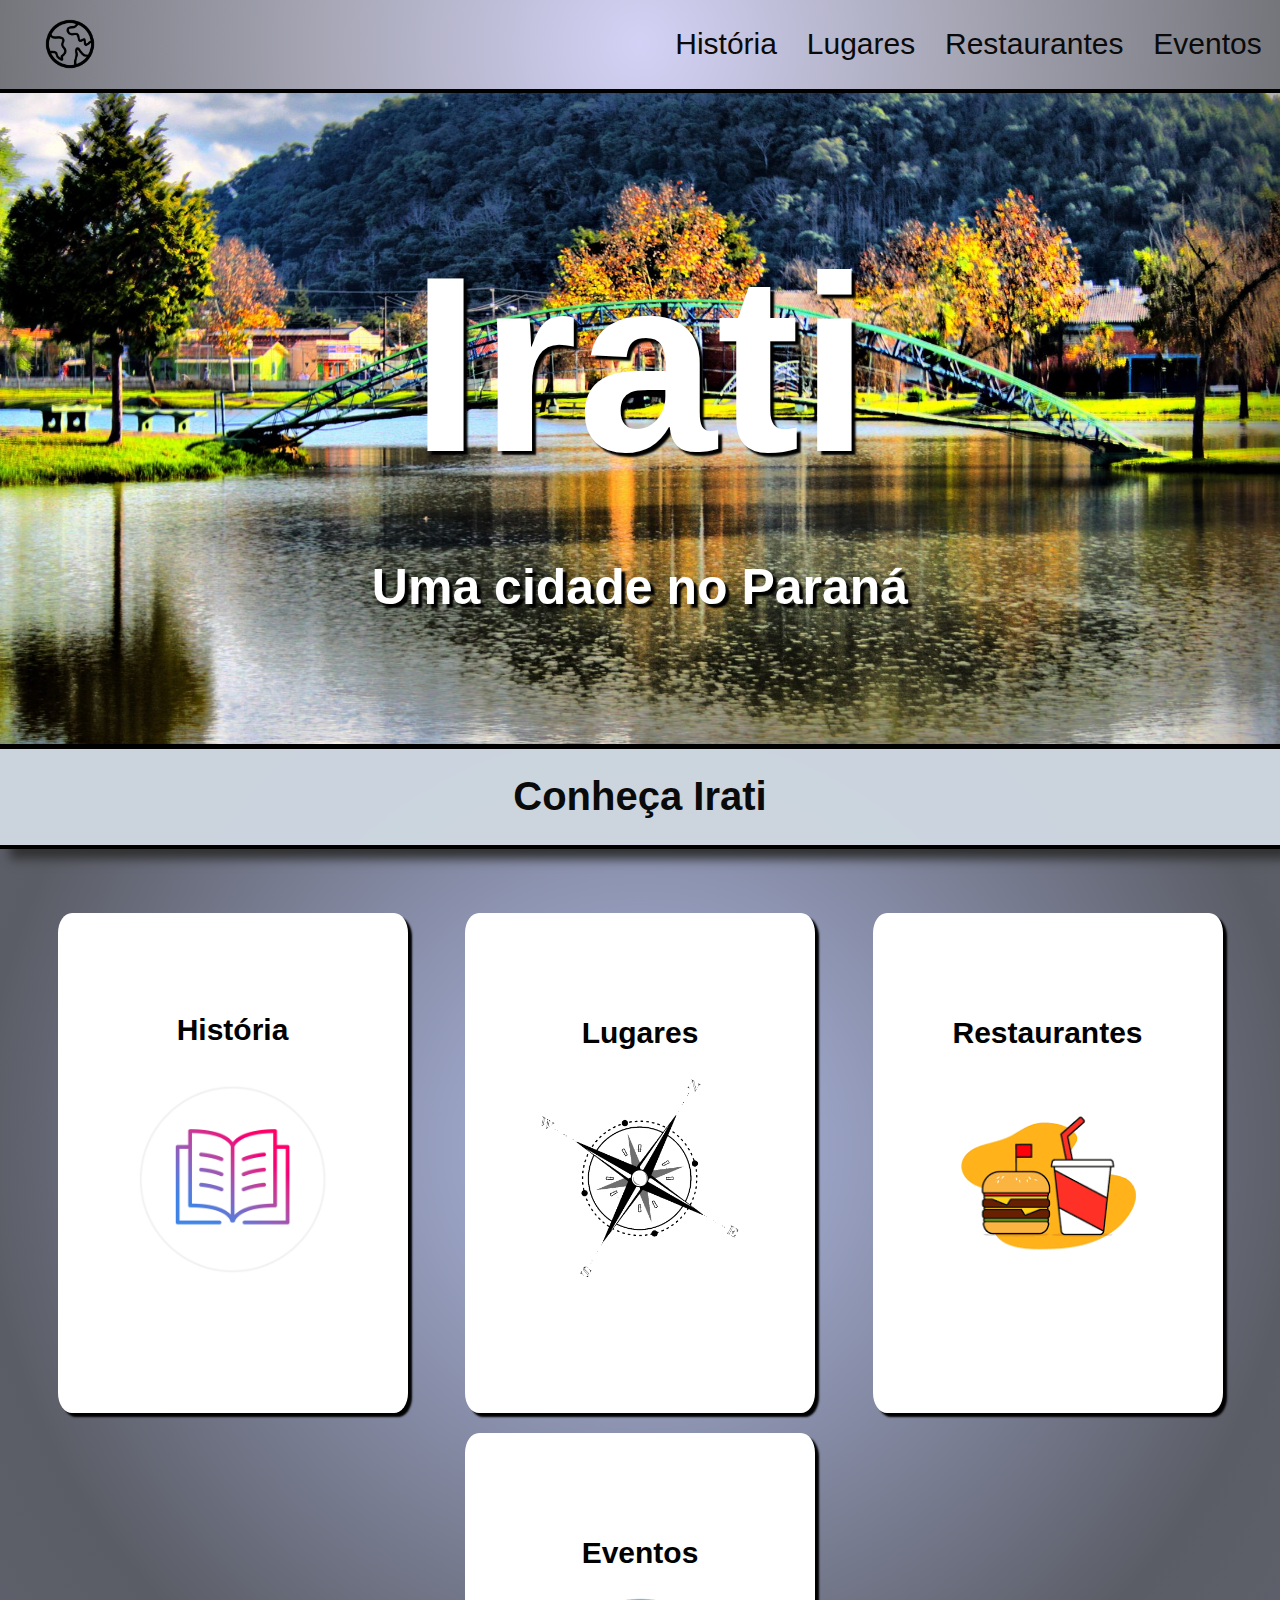
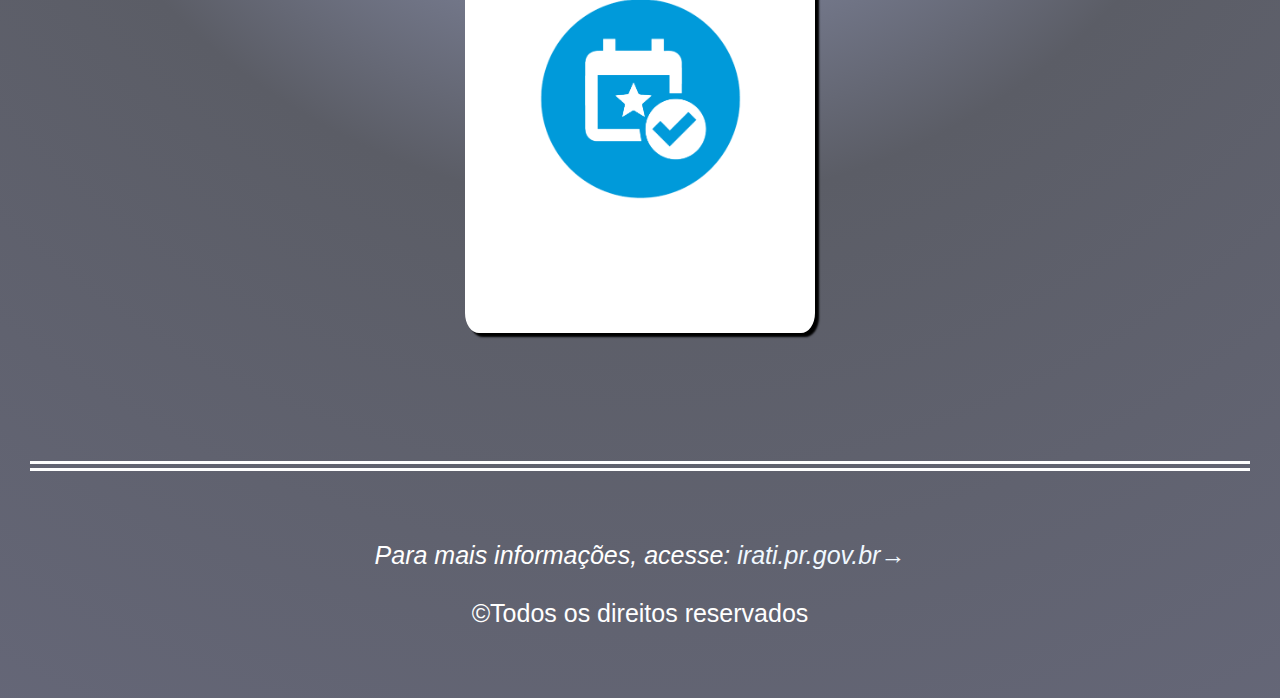
<file: index.html>
<!DOCTYPE html>
<html lang="pt-BR">
<head>
    <meta charset="UTF-8">
    <meta http-equiv="X-UA-Compatible" content="IE=edge">
    <meta name="viewport" content="width=device-width, initial-scale=1.0">
    <link rel="icon" href="">
    <title>Irati</title>
    <link rel="stylesheet" href="CSS/layout.css">
</head>
<body>

    <header class="cabecalho">
        <img class="cabecalho-imagem" src="img/logo2.png" alt="logo">
        <nav class="cabecalho-nav">
          <a href="pags/historia.html" class="cabecalho-nav-item">História</a>
          <a href="pags/lugares.html" class="cabecalho-nav-item">Lugares</a>
          <a href="pags/restaurantes.html" class="cabecalho-nav-item">Restaurantes</a>
          <a href="pags/eventos.html" class="cabecalho-nav-item">Eventos</a>
       
  
        </nav>
      </header>
  

    <main class="conteudo">
 
        <section class="conteudo-principal">

            <div class="conteudo-principal-escrito">

                <h1 class="conteudo-principal-escrito-titulo">Irati</h1>
                <h2 class="conteudo-principal-escrito-subtitulo">Uma cidade no Paraná</h2>

            </div>

        </section>
         
            <h3 class="conteudo-secundario-titulo">Conheça Irati</h3>

            <div class="conteudo-secundario-divs">

           <a href="pags/historia.html"><div class="conteudo-secundario-divs-primeira">
            <h2>História</h2>
            <img class="divs-primeira-imagem" src="img/bookicon.png">
           </div></a>

           <a href="pags/lugares.html"> <div class="conteudo-secundario-divs-segunda">
            <h2>Lugares</h2>
            <img class="divs-segunda-imagem" src="img/localicon.png">
           </div></a>

           <a href="pags/restaurantes.html"> <div class="conteudo-secundario-divs-terceira">
            <h2>Restaurantes</h2>
            <img class="divs-terceira-imagem" src="img/food2.png">
           </div></a>

           <a href="pags/eventos.html"> <div class="conteudo-secundario-divs-quarta">
            <h2>Eventos</h2>
            <img class="divs-quarta-imagem" src="img/eventicon.png">
           </div></a>

            </div>  
    
    </main>

    <footer class="rodape">
        <address>
            <p>Para mais informações, acesse: <a href="https://www.irati.pr.gov.br/site/" id="link-rodape" >irati.pr.gov.br</a></p>
        </address>
       <br>
       <p>©Todos os direitos reservados</p>
       
    </footer>
    
</body>
</html>
</file>
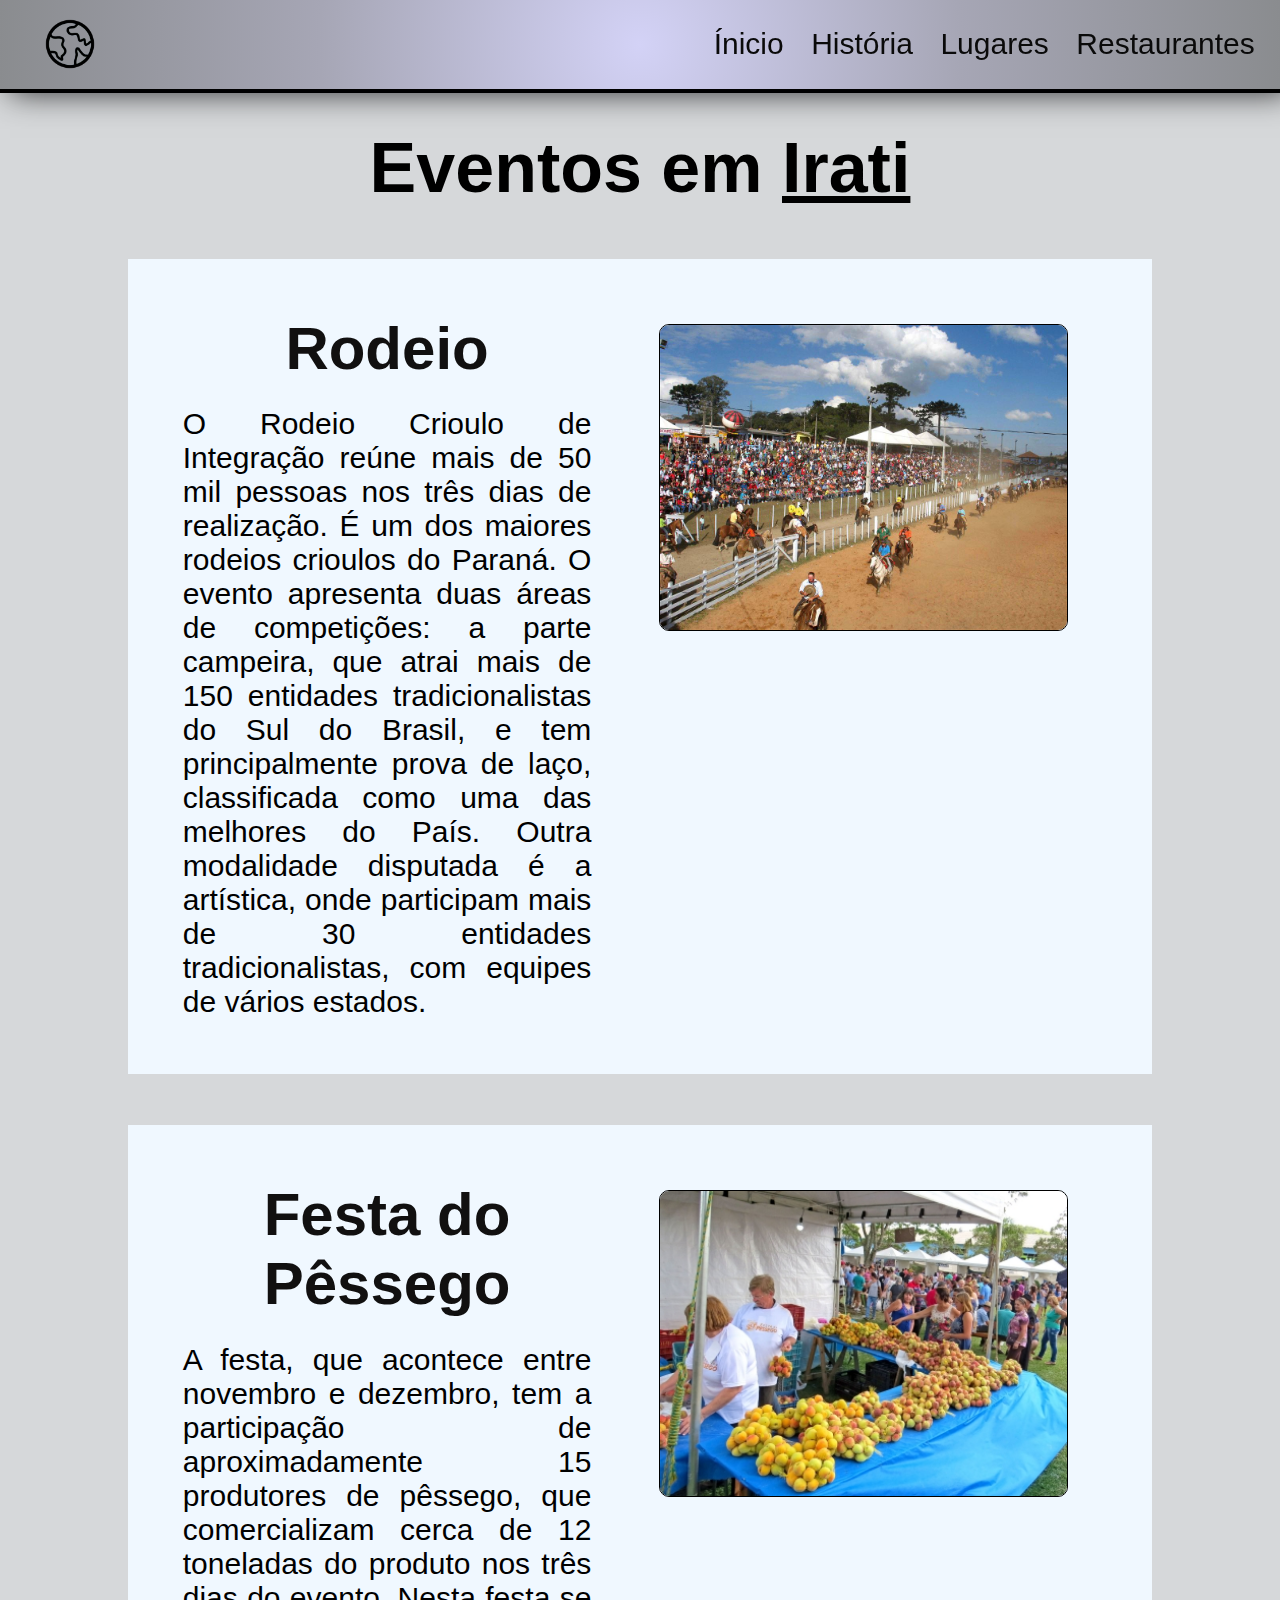
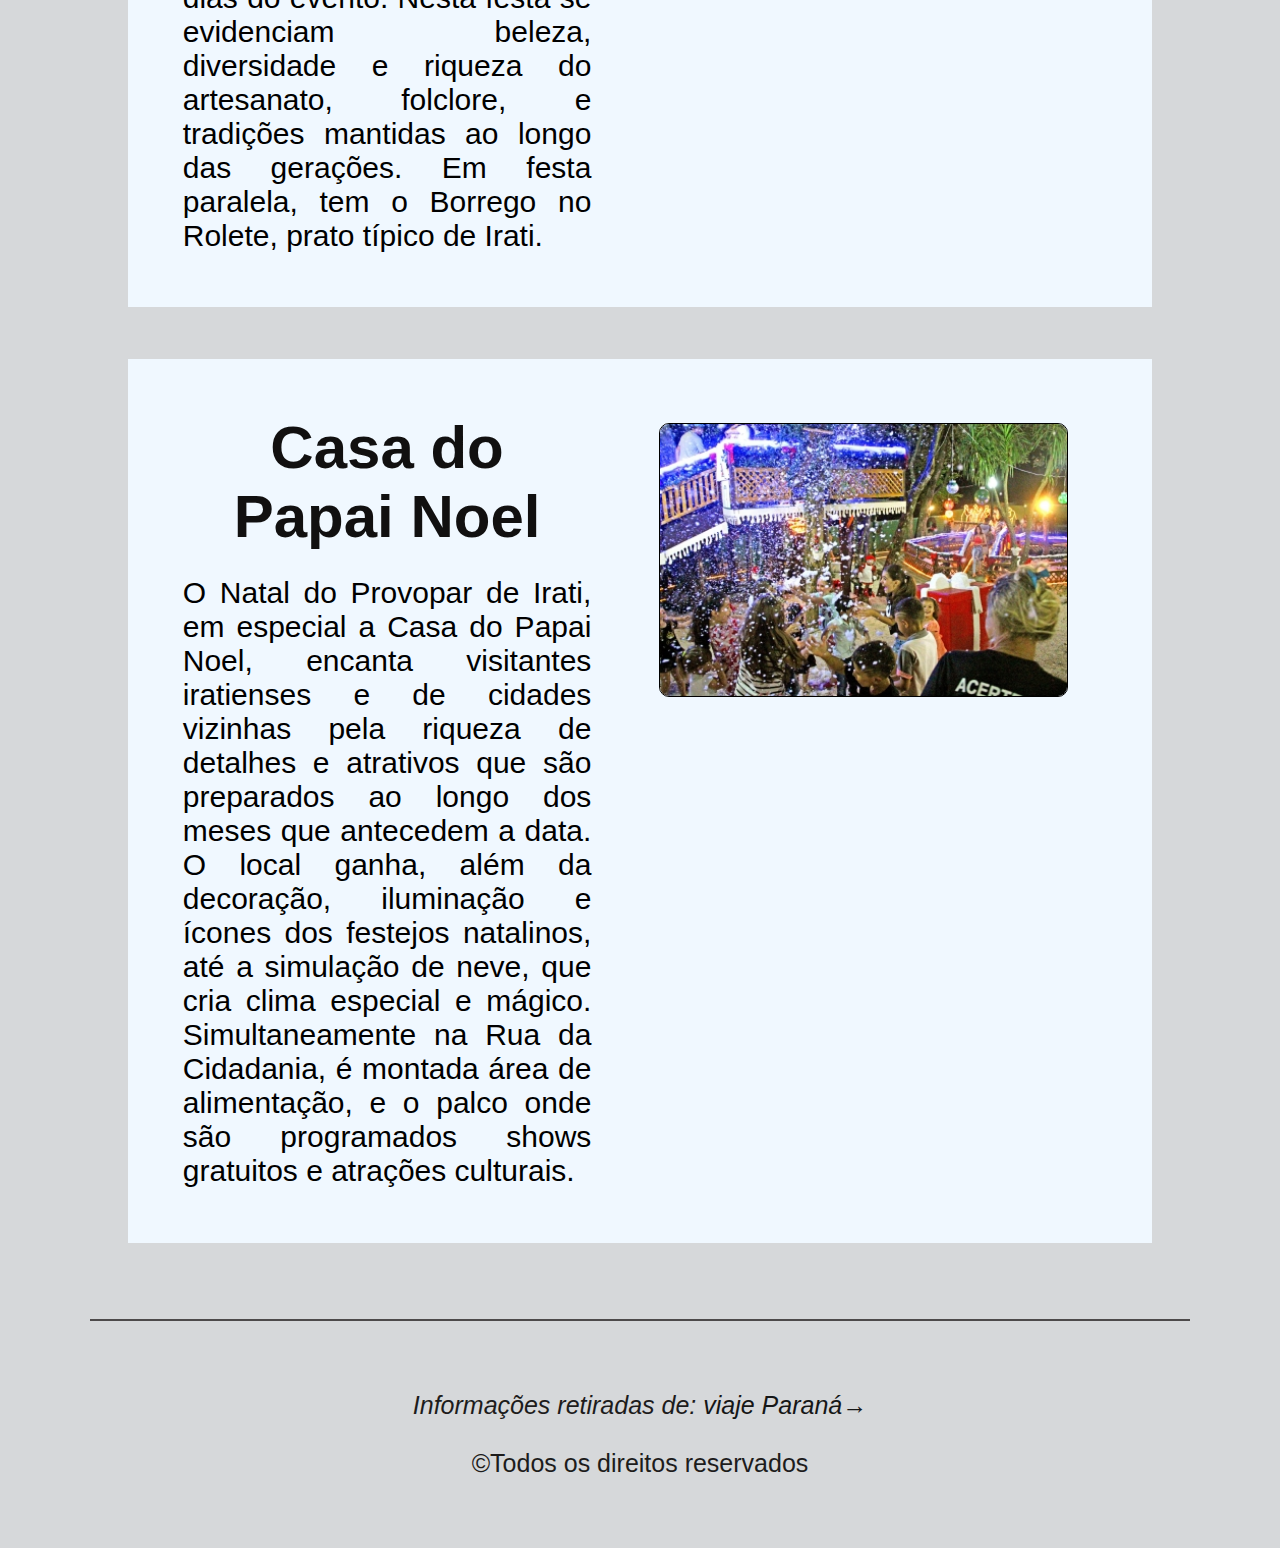
<file: eventos.html>
<!DOCTYPE html>
<html lang="pt-br">
<head>
    <meta charset="UTF-8">
    <meta http-equiv="X-UA-Compatible" content="IE=edge">
    <meta name="viewport" content="width=device-width, initial-scale=1.0">
    <title>Eventos</title>
    <link rel="stylesheet" href="CSS/layout4.css">
</head>

<body>

    <header class="cabecalho">
        <img class="cabecalho-imagem" src="img/logo2.png" alt="logo">
        <nav class="cabecalho-nav">
          <a href="index.html" class="cabecalho-nav-item">Ínicio</a>
          <a href="historia.html" class="cabecalho-nav-item">História</a>
          <a href="lugares.html" class="cabecalho-nav-item">Lugares</a>
          <a href="restaurantes.html" class="cabecalho-nav-item">Restaurantes</a>
          
       
        </nav>
      </header>

      <main id="conteudo-eventos">

        <h1 id="titulo">Eventos em <span id="irati">Irati</span></h1>

        <section class="eventos">
          <div class="evento-escrito">
            <h3 class="evento-titulo">Rodeio</h3>
            <blockquote class="evento-paragrafo" cite="https://www.viajeparana.com/Irati">O Rodeio Crioulo de Integração reúne mais de 50 mil pessoas nos três dias de realização. É um dos maiores rodeios crioulos do Paraná. O evento apresenta duas áreas de competições: a parte campeira, que atrai mais de 150 entidades tradicionalistas do Sul do Brasil, e tem principalmente prova de laço, classificada como uma das melhores do País. Outra modalidade disputada é a artística, onde participam mais de 30 entidades tradicionalistas, com equipes de vários estados.</blockquote>
          </div>
          <div id="eventoimagem">
            <img src="img/rodeio.jpg">
          </div>
        </section>

        <section class="eventos">
          <div class="evento-escrito">
            <h3 class="evento-titulo">Festa do Pêssego</h3>
            <blockquote class="evento-paragrafo" cite="https://www.viajeparana.com/Irati">A festa, que acontece entre novembro e dezembro, tem a participação de aproximadamente 15 produtores de pêssego, que comercializam cerca de 12 toneladas do produto nos três dias do evento. Nesta festa se evidenciam beleza, diversidade e riqueza do artesanato, folclore, e tradições mantidas ao longo das gerações. Em festa paralela, tem o Borrego no Rolete, prato típico de Irati.</blockquote>
          </div>
          <div class="evento-imagem">
            <img src="img/festa_do_pessego.jpg">
          </div>
        </section>

        <section class="eventos">
          <div class="evento-escrito">
            <h3 class="evento-titulo">Casa do Papai Noel</h3>
            <blockquote class="evento-paragrafo" cite="https://www.viajeparana.com/Irati">O Natal do Provopar de Irati, em especial a Casa do Papai Noel, encanta visitantes iratienses e de cidades vizinhas pela riqueza de detalhes e atrativos que são preparados ao longo dos meses que antecedem a data. O local ganha, além da decoração, iluminação e ícones dos festejos natalinos, até a simulação de neve, que cria clima especial e mágico. Simultaneamente na Rua da Cidadania, é montada área de alimentação, e o palco onde são programados shows gratuitos e atrações culturais.</blockquote>
          </div>
          <div class="evento-imagem">
            <img src="img/casa_papai_noel.jpg">
          </div>
        </section>

      </main>

      <footer class="rodape">

        <address>
          <p>Informações retiradas de: <a href="https://www.viajeparana.com/Irati" id="link-rodape" >viaje Paraná</a></p>
      </address>
     <br>
        <p>©Todos os direitos reservados</p>
        
     </footer>

</body>

</html>
</file>
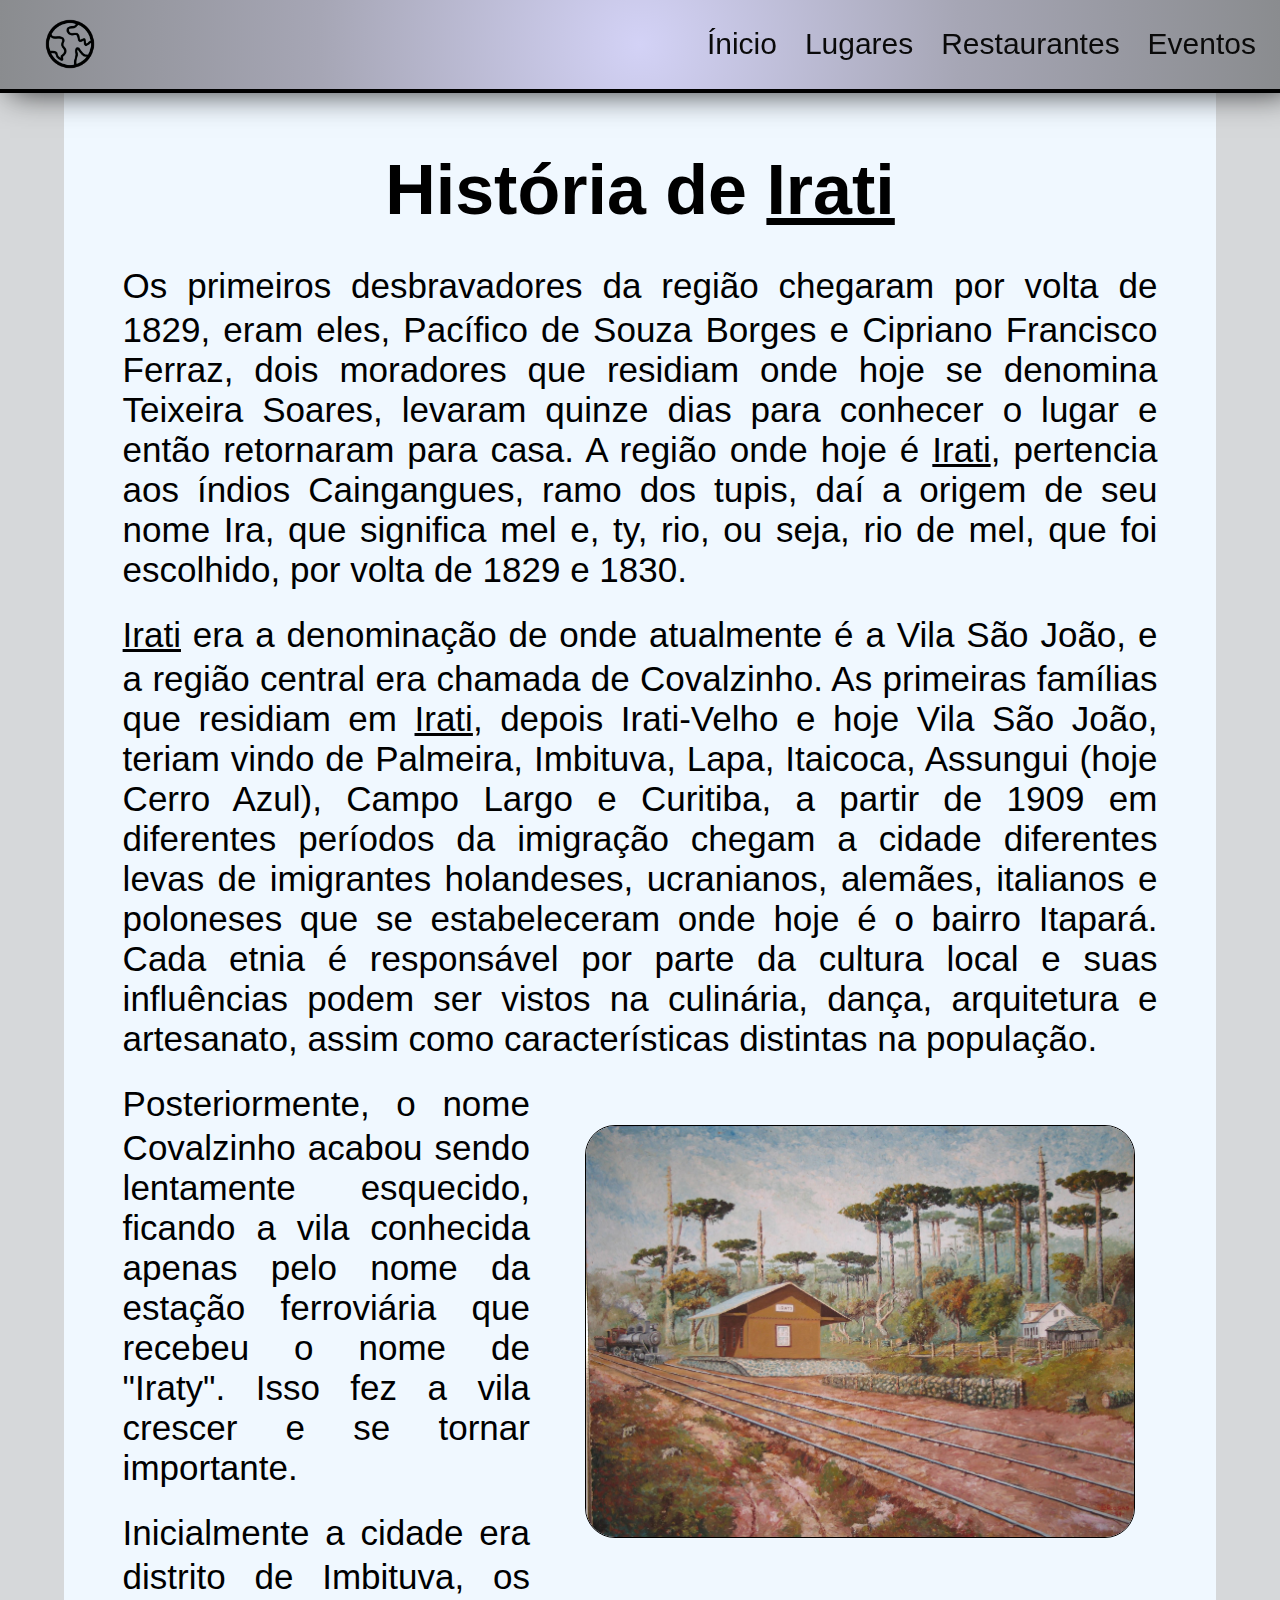
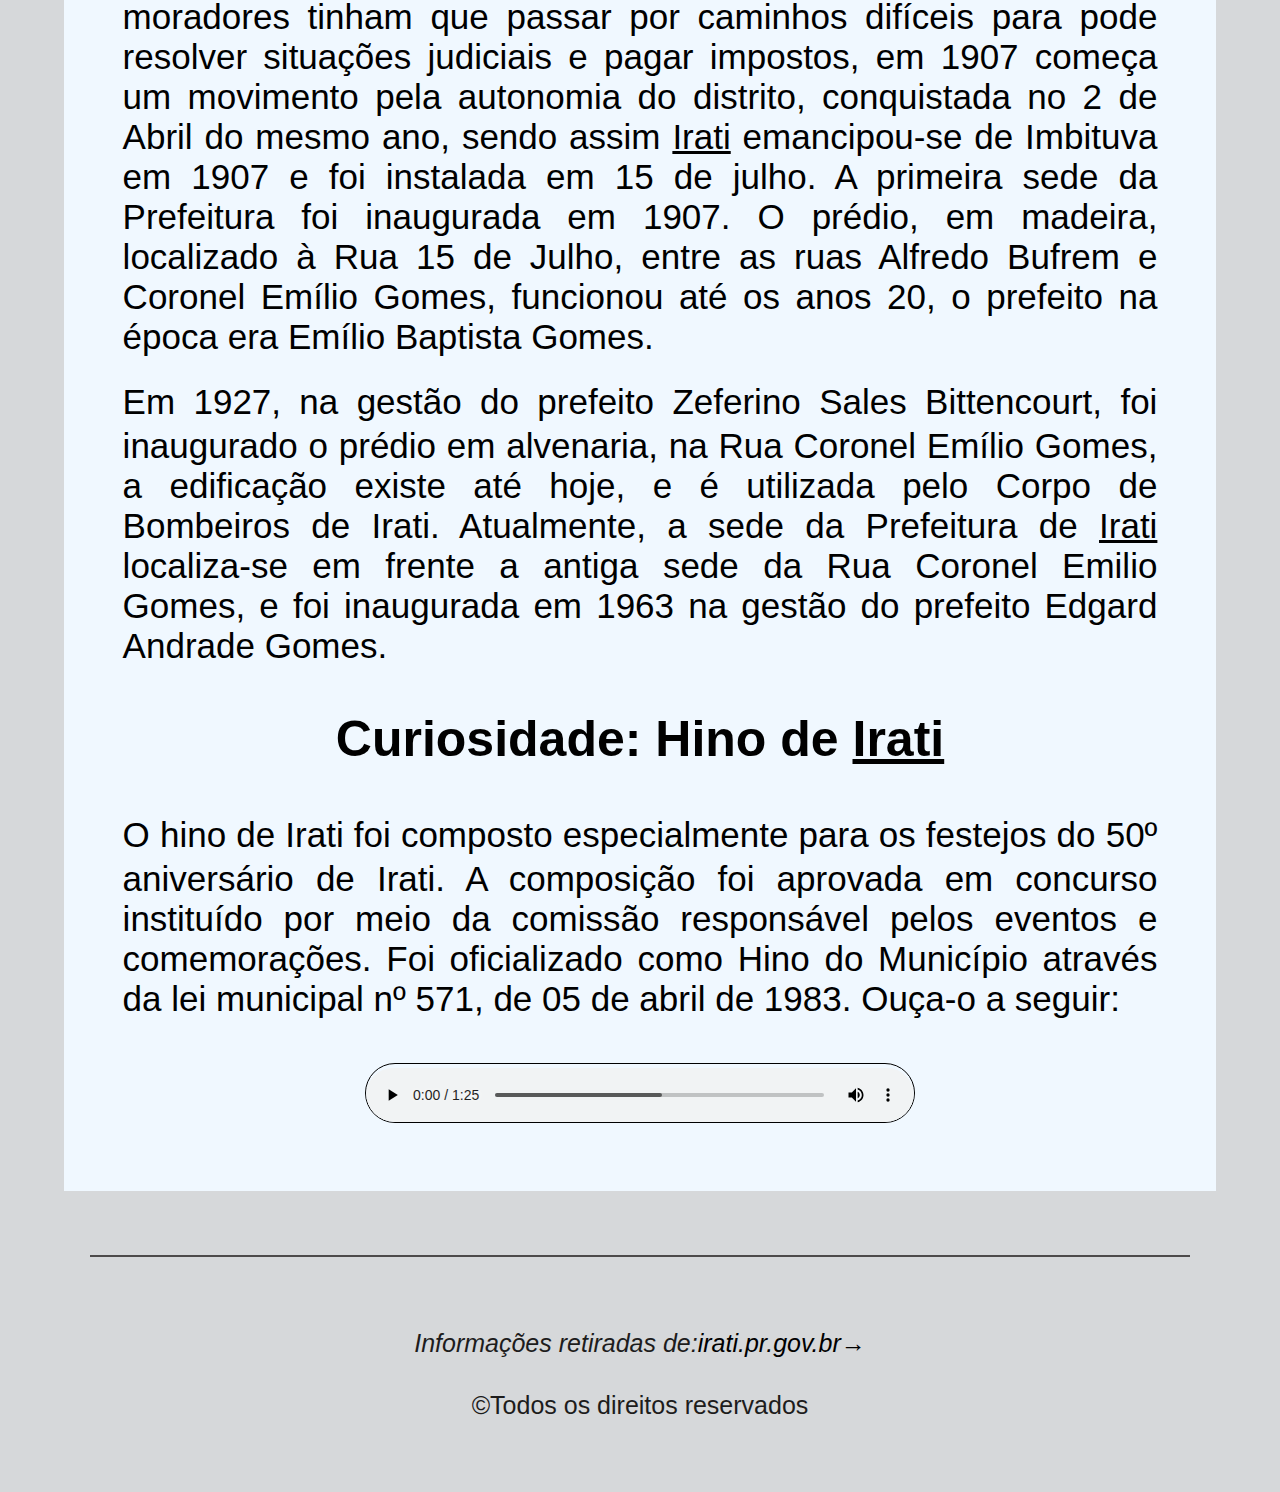
<file: historia.html>
<!DOCTYPE html>
<html lang="pt-br">
<head>
    <meta charset="UTF-8">
    <meta http-equiv="X-UA-Compatible" content="IE=edge">
    <meta name="viewport" content="width=device-width, initial-scale=1.0">
    <title>História</title>
    <link rel="stylesheet" href="CSS/layout1.css">
</head>

<body>

    <header class="cabecalho">
        <img class="cabecalho-imagem" src="img/logo2.png" alt="logo">
        <nav class="cabecalho-nav">
          <a href="index.html" class="cabecalho-nav-item">Ínicio</a>
          <a href="lugares.html" class="cabecalho-nav-item">Lugares</a>
          <a href="restaurantes.html" class="cabecalho-nav-item">Restaurantes</a>
          <a href="eventos.html" class="cabecalho-nav-item">Eventos</a>
       
        </nav>
      </header>

      <main id="historia">

        <section id="conteudo-historia">

        <h1 id="titulo">História de <span class="irati">Irati</span></h1>

        <p class="paragrafo">Os primeiros desbravadores da região chegaram por volta de 1829, eram eles, Pacífico de Souza Borges e Cipriano Francisco Ferraz, dois moradores que residiam onde hoje se denomina Teixeira Soares, levaram quinze dias para conhecer o lugar e então retornaram para casa. A região onde hoje é <span class="irati">Irati</span>, pertencia aos índios Caingangues, ramo dos tupis, daí a origem de seu nome Ira, que significa mel e, ty, rio, ou seja, rio de mel, que foi escolhido, por volta de 1829 e 1830.</p>
       
        <p class="paragrafo"><span class="irati">Irati</span> era a denominação de onde atualmente é a Vila São João, e a região central era chamada de Covalzinho. As primeiras famílias que residiam em <span class="irati">Irati</span>, depois Irati-Velho e hoje Vila São João, teriam vindo de Palmeira, Imbituva, Lapa, Itaicoca, Assungui (hoje Cerro Azul), Campo Largo e Curitiba, a partir de 1909 em diferentes períodos da imigração chegam a cidade diferentes levas de imigrantes holandeses, ucranianos, alemães, italianos e poloneses que se estabeleceram onde hoje é o bairro Itapará. Cada etnia é responsável por parte da cultura local e suas influências podem ser vistos na culinária, dança, arquitetura e artesanato, assim como características distintas na população. </p>

        <figure>
        <img id="imagem" src="img/estacaoiraty.jpg" alt="imagem da estação Iraty" >
        </figure>

        <p class="paragrafo">Posteriormente, o nome Covalzinho acabou sendo lentamente esquecido, ficando a vila conhecida apenas pelo nome da estação ferroviária que recebeu o nome de "Iraty". Isso fez a vila crescer e se tornar importante.</p> 

        <p class="paragrafo">Inicialmente a cidade era distrito de Imbituva, os moradores tinham que passar por caminhos difíceis para pode resolver situações judiciais e pagar impostos, em 1907 começa um movimento pela autonomia do distrito, conquistada no 2 de Abril do mesmo ano, sendo assim <span class="irati">Irati</span> emancipou-se de Imbituva em 1907 e foi instalada em 15 de julho. A primeira sede da Prefeitura foi inaugurada em 1907. O prédio, em madeira, localizado à Rua 15 de Julho, entre as ruas Alfredo Bufrem e Coronel Emílio Gomes, funcionou até os anos 20, o prefeito na época era Emílio Baptista Gomes.</p>

        <p class="paragrafo">Em 1927, na gestão do prefeito Zeferino Sales Bittencourt, foi inaugurado o prédio em alvenaria, na Rua Coronel Emílio Gomes, a edificação existe até hoje, e é utilizada pelo Corpo de Bombeiros de Irati. Atualmente, a sede da Prefeitura de <span class="irati">Irati</span> localiza-se em frente a antiga sede da Rua Coronel Emilio Gomes, e foi inaugurada em 1963 na gestão do prefeito Edgard Andrade Gomes.</p>

        <h2 id="subtitulo">Curiosidade: Hino de <span class="irati">Irati</span></h2>

        <p class="paragrafo">O hino de Irati foi composto especialmente para os festejos do 50º aniversário de Irati. A composição foi aprovada em concurso instituído por meio da comissão responsável pelos eventos e comemorações.
        Foi oficializado como Hino do Município através da lei municipal nº 571, de 05 de abril de 1983. Ouça-o a seguir:</p>

        <audio id="audio" controls>
          <source src="audio/Hino-de-Irati-cantado.mp3">
        </audio>

        </section>

      </main>

      <footer class="rodape">

        <address>
          <p>Informações retiradas de:<a href="https://www.irati.pr.gov.br/site/" id="link-rodape" >irati.pr.gov.br</a></p>
      </address>
     <br>
        <p>©Todos os direitos reservados</p>
        
     </footer>

</body>

</html>
</file>
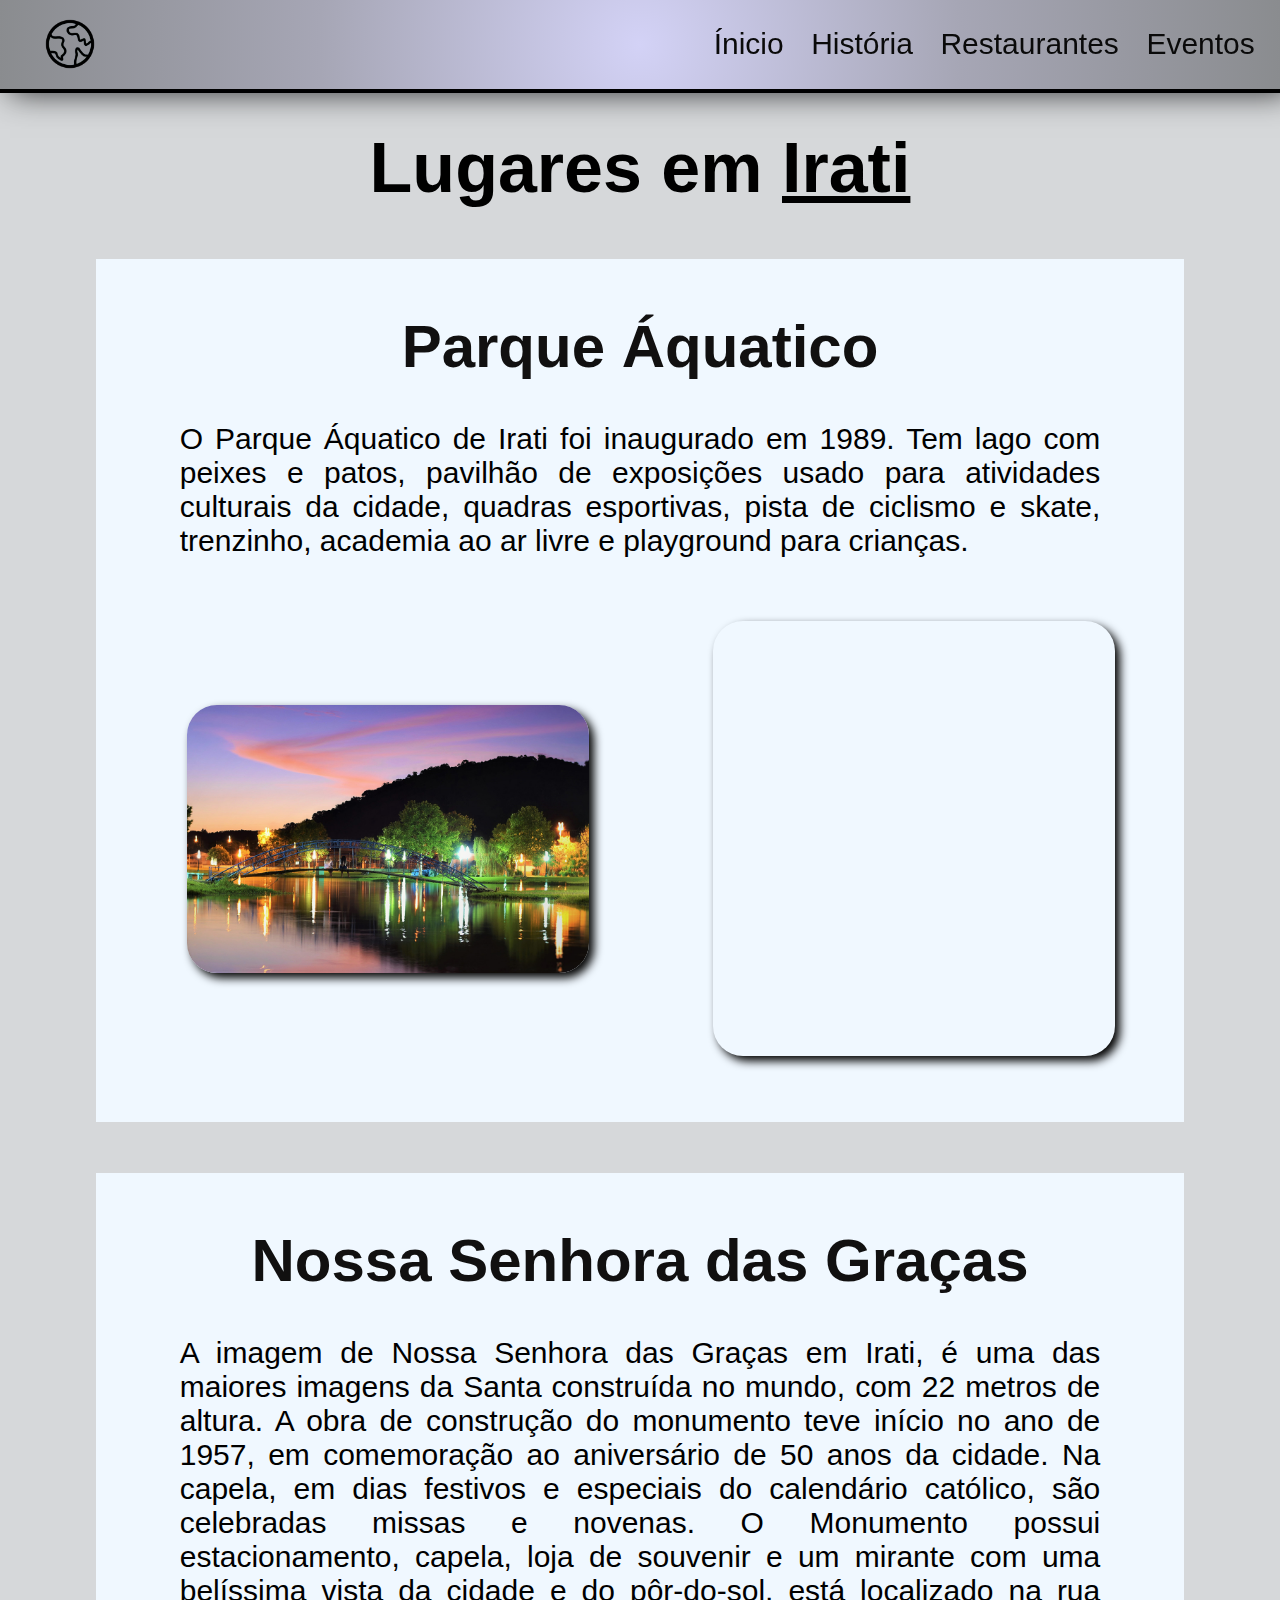
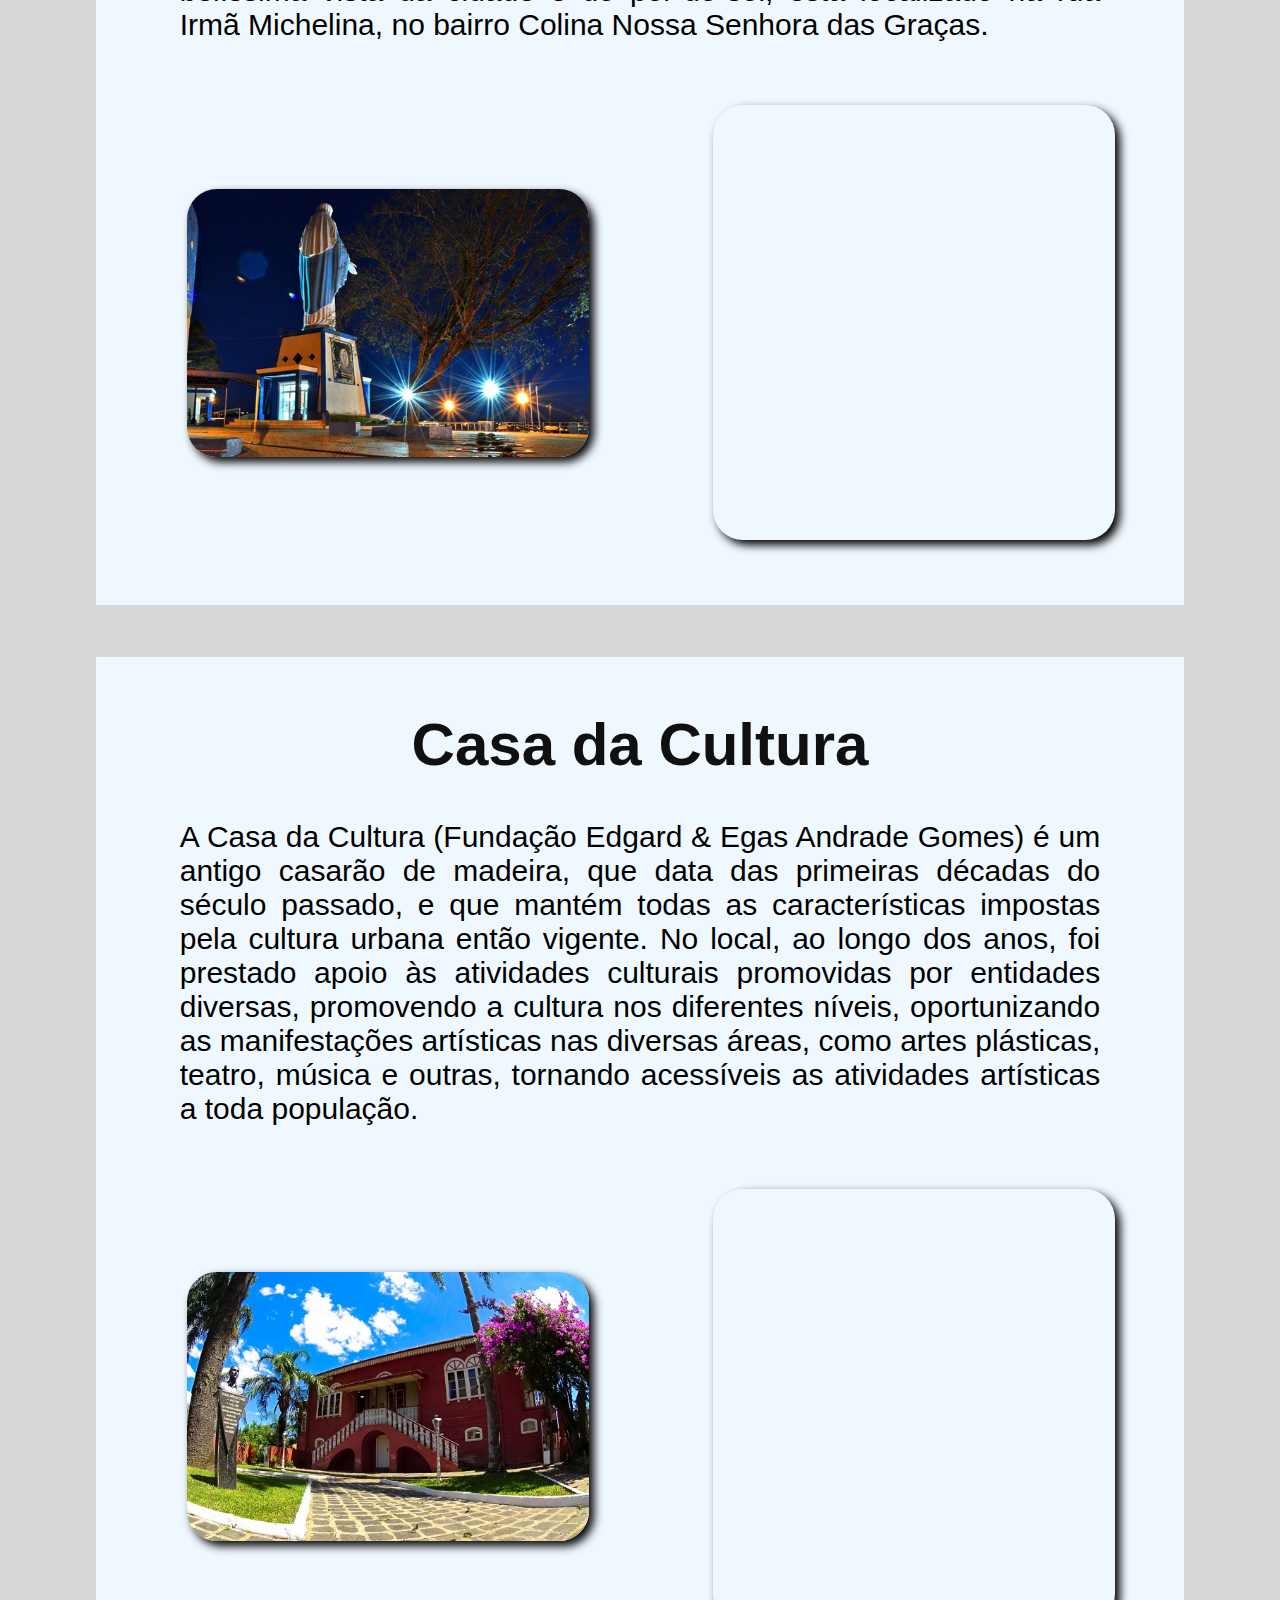
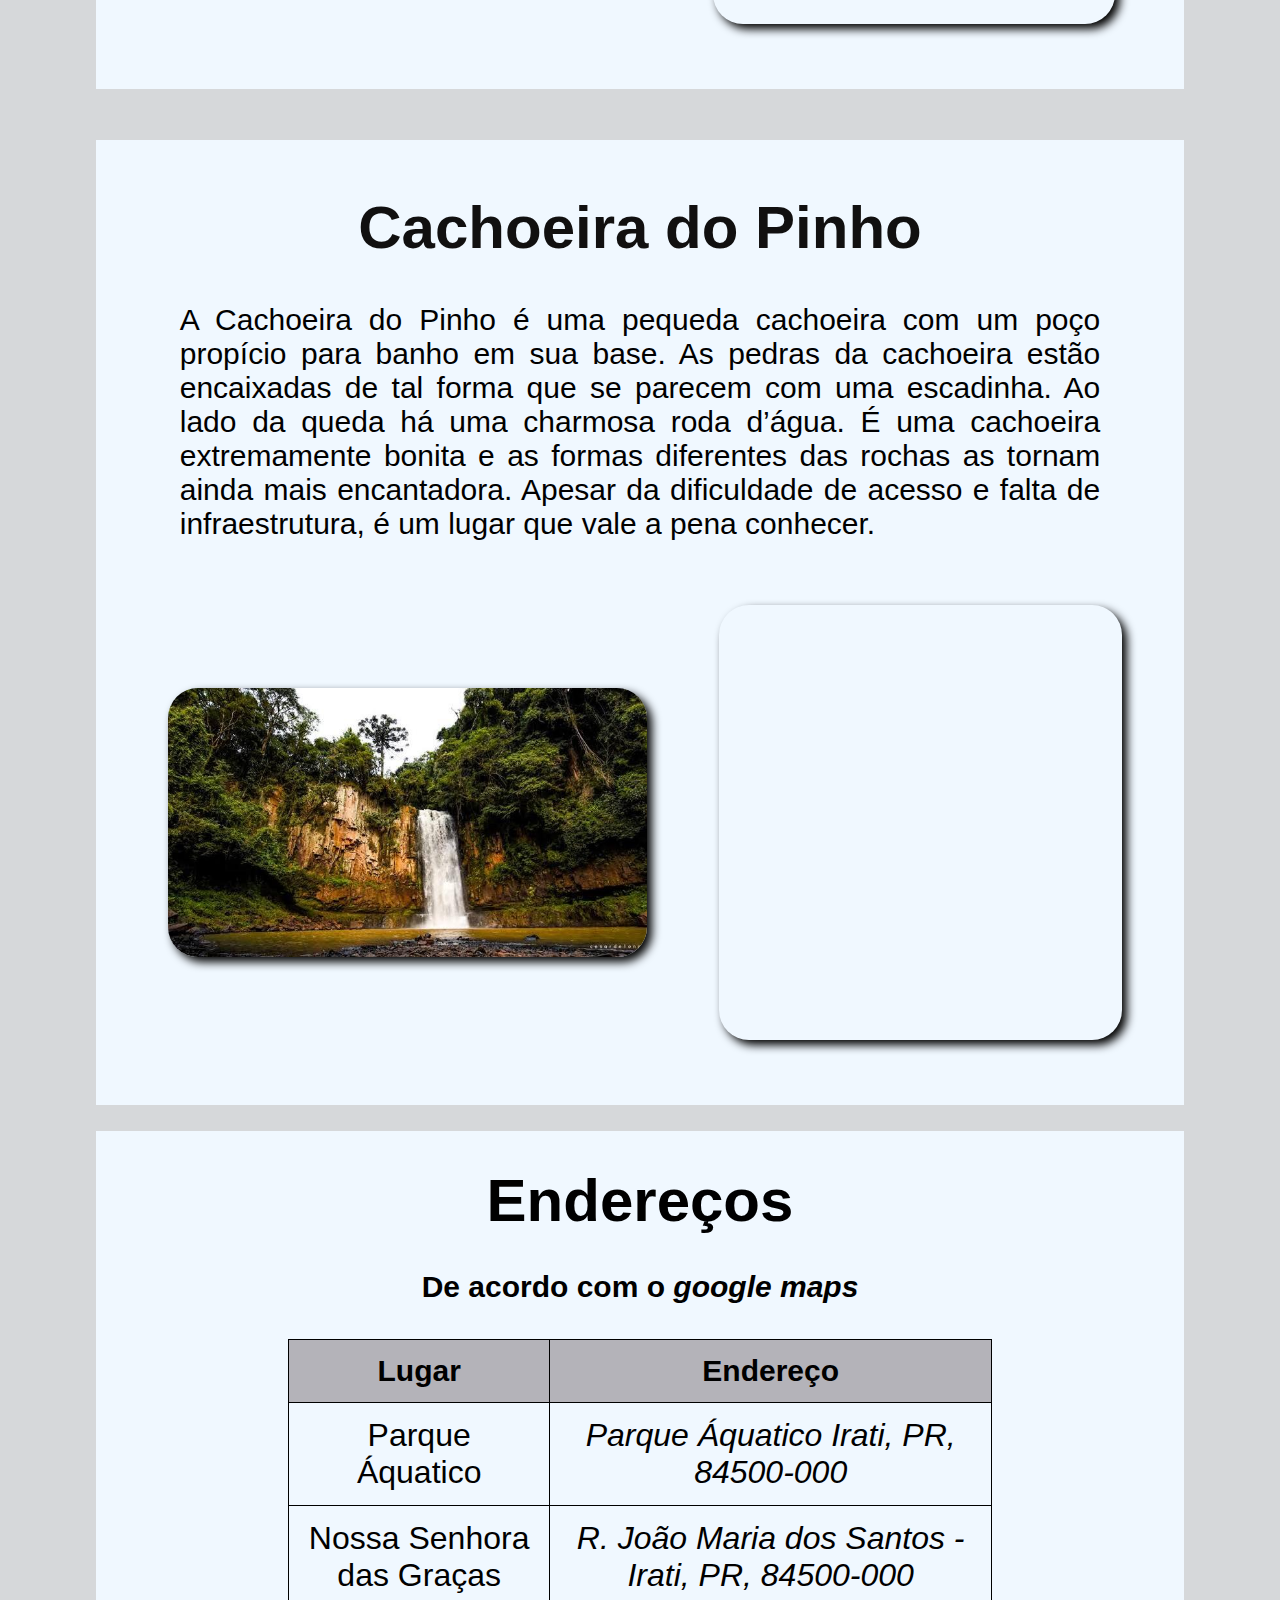
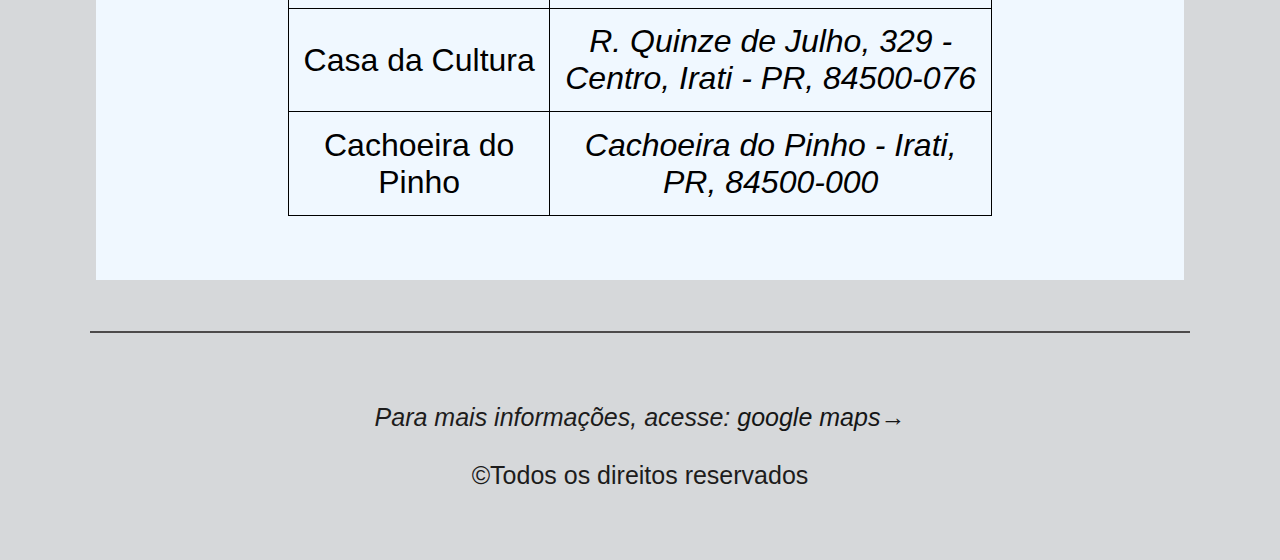
<file: lugares.html>
<!DOCTYPE html>
<html lang="en">
<head>
    <meta charset="UTF-8">
    <meta http-equiv="X-UA-Compatible" content="IE=edge">
    <meta name="viewport" content="width=device-width, initial-scale=1.0">
    <title>Lugares</title>
    <link rel="stylesheet" href="CSS/layout2.css">
</head>
<body>
    <header class="cabecalho">
        <img class="cabecalho-imagem" src="img/logo2.png" alt="logo">
        <nav class="cabecalho-nav">
          
          <a href="index.html" class="cabecalho-nav-item">Ínicio</a>
          <a href="historia.html" class="cabecalho-nav-item">História</a>
          <a href="restaurantes.html" class="cabecalho-nav-item">Restaurantes</a>
          <a href="eventos.html" class="cabecalho-nav-item">Eventos</a>
       
  
        </nav>
      </header>

      <main class="conteudo-lugares">

        <h1 id="titulo">Lugares em <span id="irati">Irati</span></h1>

        <section class="lugar">

            <div class="lugar-escrito">
                 <h3 class="lugar-escrito-titulo">Parque Áquatico</h3>
                 <p class="lugar-escrito-paragrafo">O Parque Áquatico de Irati foi inaugurado em 1989. 
                  Tem lago com peixes e patos, pavilhão de exposições usado para atividades culturais da cidade,
                  quadras esportivas, pista de ciclismo e skate, trenzinho, academia ao ar livre e playground para crianças.</p>
            </div>

            <div class="lugar-imagem-video">
              <img class="imagem-lugar" src="img/irati_parque_aquatico.jpg"> 
              <iframe class="video-lugar" src="https://www.youtube.com/embed/TAgxlpiyIDM" title="YouTube video player" 
              frameborder="0" allow="accelerometer; autoplay; clipboard-write; encrypted-media; gyroscope; picture-in-picture"
               allowfullscreen></iframe>
              </div>

        </section>

        

        <section class="lugar">

            <div class="lugar-escrito">
                 <h3 class="lugar-escrito-titulo">Nossa Senhora das Graças</h3>
                 <p class="lugar-escrito-paragrafo">A imagem de Nossa Senhora das Graças em Irati, é uma das maiores imagens da Santa construída no mundo, com 22 metros de altura. A obra de construção do monumento teve início no ano de 1957, em comemoração ao aniversário de 50 anos da cidade. Na capela, em dias festivos e especiais do calendário católico, são celebradas missas e novenas. O Monumento possui estacionamento, capela, loja de souvenir e um mirante com uma belíssima vista da cidade e do pôr-do-sol, está localizado na rua Irmã Michelina, no bairro Colina Nossa Senhora das Graças.</p>
            </div>

            <div class="lugar-imagem-video">
            <img class="imagem-lugar" src="img/santa.jpg">
            <iframe class="video-lugar" src="https://www.youtube.com/embed/9ES4U3yZUCE" title="YouTube video player" frameborder="0" allow="accelerometer; autoplay; clipboard-write; encrypted-media; gyroscope; picture-in-picture" allowfullscreen></iframe>
            </div>

        </section>

       

        <section class="lugar">

            <div class="lugar-escrito">
                 <h3 class="lugar-escrito-titulo">Casa da Cultura</h3>
                 <p class="lugar-escrito-paragrafo">A Casa da Cultura (Fundação Edgard & Egas Andrade Gomes) é um antigo casarão de madeira, que data das primeiras décadas do século passado, e que mantém todas as características impostas pela cultura urbana então vigente. No local, ao longo dos anos, foi prestado apoio às atividades culturais promovidas por entidades diversas, promovendo a cultura nos diferentes níveis, oportunizando as manifestações artísticas nas diversas áreas, como artes plásticas, teatro, música e outras, tornando acessíveis as atividades artísticas a toda população.</p>
            </div>

            <div class="lugar-imagem-video">
            <img class="imagem-lugar" src="img/casa_da_cultura_irati.jpg">
            <iframe class="video-lugar" src="https://www.youtube.com/embed/xDSXwsNuZ6g" title="YouTube video player" frameborder="0" allow="accelerometer; autoplay; clipboard-write; encrypted-media; gyroscope; picture-in-picture" allowfullscreen></iframe>
            </div>
            
        </section>

        <section class="lugar">

            <div class="lugar-escrito">
                 <h3 class="lugar-escrito-titulo">Cachoeira do Pinho</h3>
                 <p class="lugar-escrito-paragrafo">A Cachoeira do Pinho é uma pequeda cachoeira com um poço propício para banho em sua base. As pedras da cachoeira estão encaixadas de tal forma que se parecem com uma escadinha. Ao lado da queda há uma charmosa roda d’água. É uma cachoeira extremamente bonita e as formas diferentes das rochas as tornam ainda mais encantadora. Apesar da dificuldade de acesso e falta de infraestrutura, é um lugar que vale a pena conhecer.</p>
            </div>

            <div class="lugar-imagem-video">
            <img id="imagemlugar" src="img/cachoeira.jpeg">
            <iframe class="video-lugar" src="https://www.youtube.com/embed/m_UA1EPeOTQ" title="YouTube video player" frameborder="0" allow="accelerometer; autoplay; clipboard-write; encrypted-media; gyroscope; picture-in-picture" allowfullscreen></iframe>
            </div>
            
        </section>

        <div id="enderecos">

          <h3 id="titulo-enderecos">Endereços</h3>
          <h5 id="subtitulo-enderecos">De acordo com o <cite>google maps</cite></h5>

          <table id="tabela">

            <thead id="cabeca">
              <th class="cabeca-texto">Lugar</th>
              <th class="cabeca-texto">Endereço</th>
            </thead>
            <tbody>
              <tr>
                <td class="corpo-texto">Parque Áquatico</td>
                <td class="corpo-texto"><address>Parque Áquatico Irati, PR, 84500-000</address></td>
              </tr>
              <tr>
                <td class="corpo-texto">Nossa Senhora das Graças</td>
                <td class="corpo-texto"><address>R. João Maria dos Santos - Irati, PR, 84500-000</address></td>
              </tr>
              <tr>
                <td class="corpo-texto">Casa da Cultura</td>
                <td class="corpo-texto"><address>R. Quinze de Julho, 329 - Centro, Irati - PR, 84500-076</address></td>
              </tr>
              <tr>
                <td class="corpo-texto">Cachoeira do Pinho</td>
                <td class="corpo-texto"><address>Cachoeira do Pinho - Irati, PR, 84500-000</address></td>
              </tr>
            </tbody>

          </table>

        </div>

      </main>

    <footer class="rodape">

      <address>
        <p>Para mais informações, acesse: <a href="https://www.google.com.br/maps/" id="link-rodape" >google maps</a></p>
    </address>
   <br>
      <p>©Todos os direitos reservados</p>
      
   </footer>

</body>
</html>
</file>
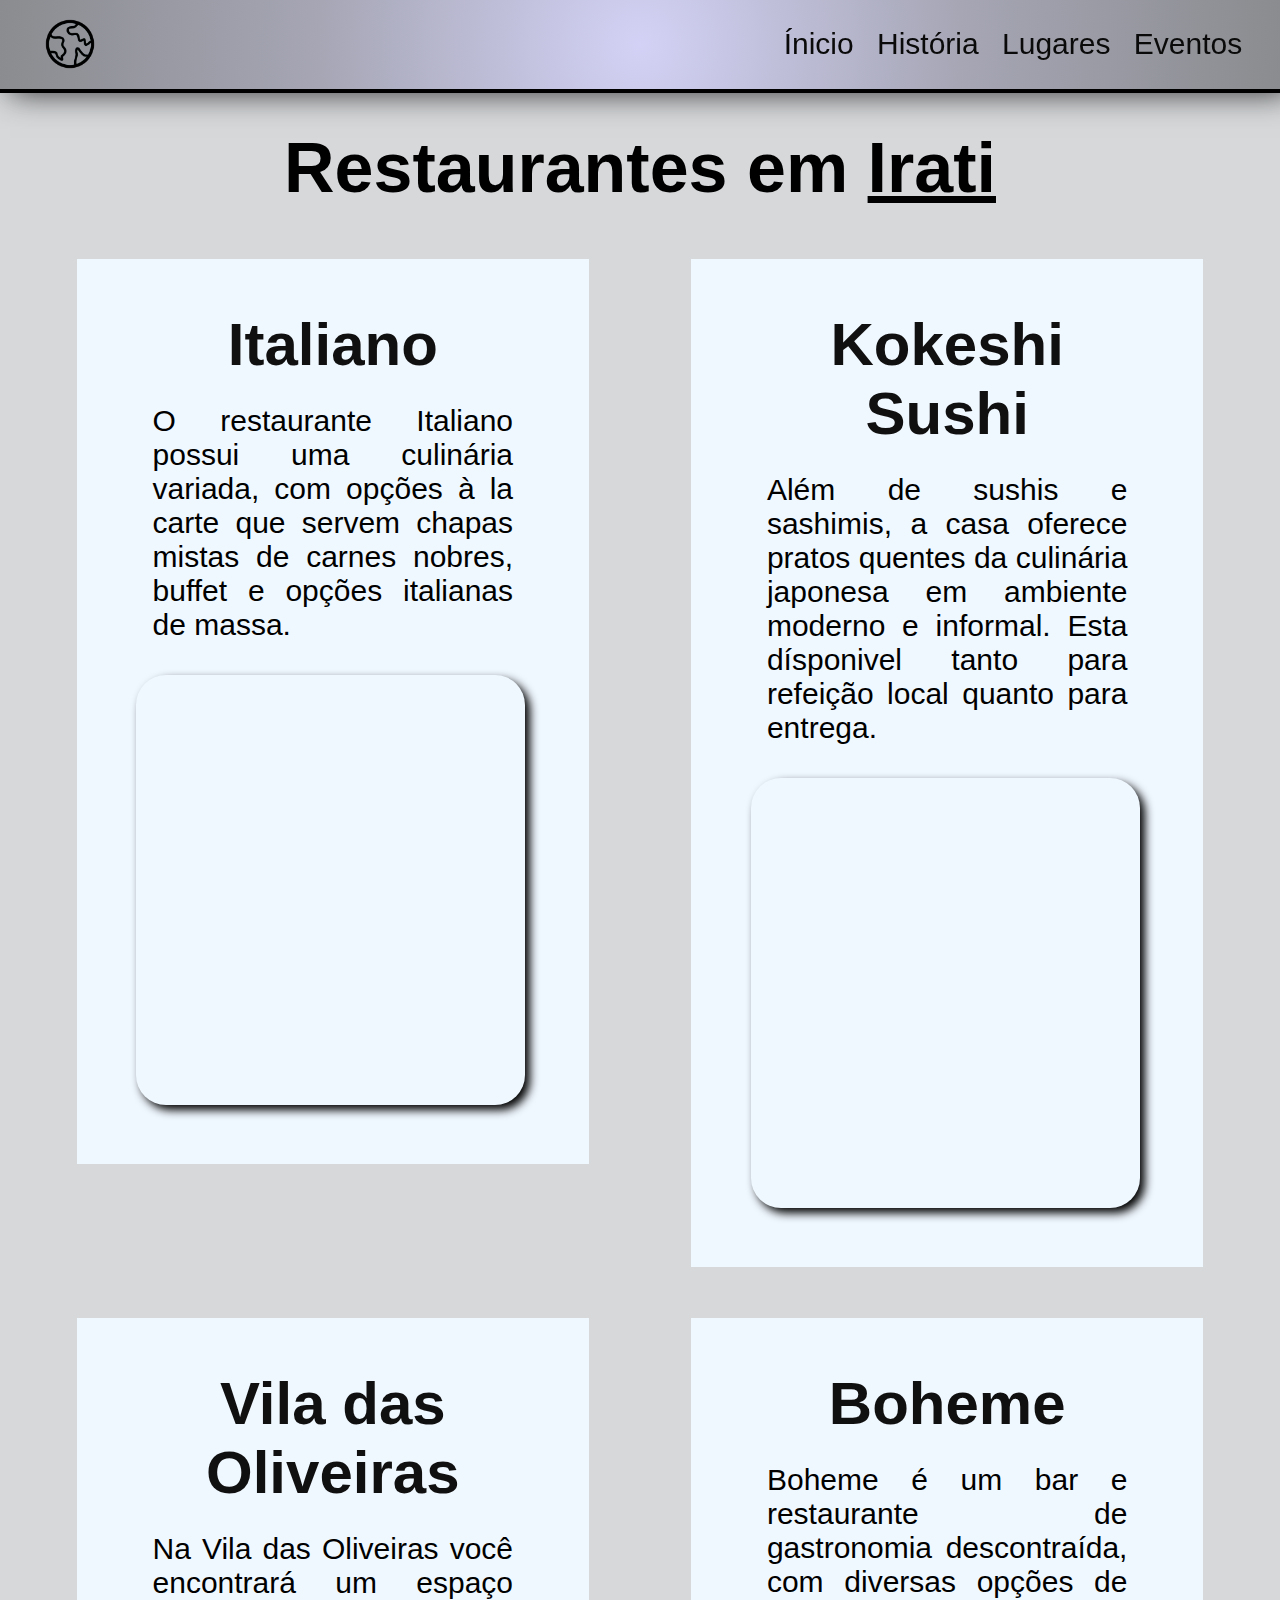
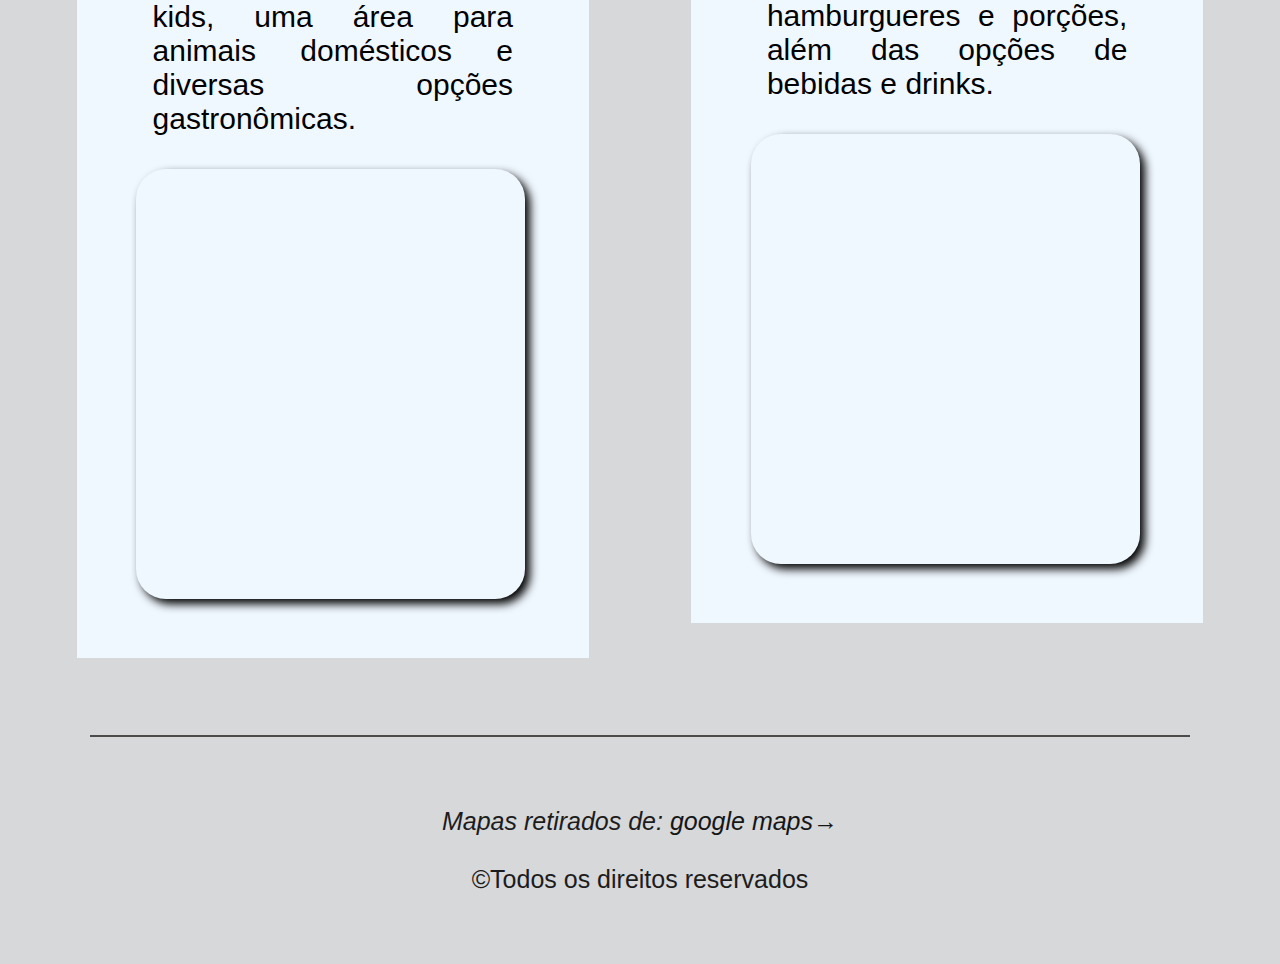
<file: restaurantes.html>
<!DOCTYPE html>
<html lang="en">
<head>
    <meta charset="UTF-8">
    <meta http-equiv="X-UA-Compatible" content="IE=edge">
    <meta name="viewport" content="width=device-width, initial-scale=1.0">
    <title>Restaurantes</title>
    <link rel="stylesheet" href="CSS/layout3.css">
</head>
<body>
    <header class="cabecalho">
        <img class="cabecalho-imagem" src="img/logo2.png" alt="logo">
        
        <nav class="cabecalho-nav">

          <a href="index.html" class="cabecalho-nav-item">Ínicio</a>
          <a href="historia.html" class="cabecalho-nav-item">História</a>
          <a href="lugares.html" class="cabecalho-nav-item">Lugares</a>
          <a href="eventos.html" class="cabecalho-nav-item">Eventos</a>
       
  
        </nav>
      </header>

      <main class="conteudo-restaurantes">

        <h1 id="titulo">Restaurantes em <span id="irati">Irati</span></h1>

        <div class="linha">

        <section class="restaurante">

          <div class="restaurante-escrito">
               <h3 class="restaurante-escrito-titulo"><span>Italiano</span></h3>
               <p class="restaurante-escrito-paragrafo">O restaurante Italiano possui uma culinária variada, com opções   à la carte que servem chapas mistas de carnes nobres, buffet e 
                opções italianas de massa.</p>
          </div>

          <iframe class="restaurante-local" src="https://www.google.com/maps/embed?pb=!1m14!1m8!1m3!1d14408.556724594786!2d-50.6469002!3d-25.4670276!3m2!1i1024!2i768!4f13.1!3m3!1m2!1s0x0%3A0x5c4700ec0395cea2!2sItaliano%20Restaurante!5e0!3m2!1spt-BR!2sbr!4v1665856293127!5m2!1spt-BR!2sbr" style="border:0;" allowfullscreen="" loading="lazy" referrerpolicy="no-referrer-when-downgrade"></iframe>

      </section>

      <section class="restaurante">

          <div class="restaurante-escrito">
            <h3 class="restaurante-escrito-titulo">Kokeshi Sushi</h3>
            <p class="restaurante-escrito-paragrafo">Além de sushis e sashimis, a casa oferece pratos quentes da culinária japonesa em ambiente moderno e informal. Esta dísponivel tanto para refeição local quanto para entrega.</p>
       </div>

       <iframe class="restaurante-local" src="https://www.google.com/maps/embed?pb=!1m14!1m8!1m3!1d14408.43810157599!2d-50.653591!3d-25.468018!3m2!1i1024!2i768!4f13.1!3m3!1m2!1s0x0%3A0x9edb7a1f98b8a3a!2sKokeshi%20Sushi%20%7C%20Restaurante%20Japon%C3%AAs%20%7C%20IRATI%20-%20PR!5e0!3m2!1spt-BR!2sbr!4v1665859795829!5m2!1spt-BR!2sbr"  style="border:0;" allowfullscreen="" loading="lazy" referrerpolicy="no-referrer-when-downgrade"></iframe>

      </section>

      </div>

      <div class="linha">

      <section class="restaurante">

          <div class="restaurante-escrito">
               <h3 class="restaurante-escrito-titulo">Vila das Oliveiras</h3>
               <p class="restaurante-escrito-paragrafo">Na Vila das Oliveiras você encontrará um espaço kids, uma área para animais domésticos e diversas opções gastronômicas.</p>
          </div>

          <iframe class="restaurante-local" src="https://www.google.com/maps/embed?pb=!1m14!1m8!1m3!1d14408.017975704075!2d-50.6518929!3d-25.4715254!3m2!1i1024!2i768!4f13.1!3m3!1m2!1s0x0%3A0x29221efabc640ddf!2sVila%20Gastron%C3%B4mica%20das%20Oliveiras!5e0!3m2!1spt-BR!2sbr!4v1665859915986!5m2!1spt-BR!2sbr" style="border:0;" allowfullscreen="" loading="lazy" referrerpolicy="no-referrer-when-downgrade"></iframe>
          
      </section>

      <section class="restaurante">

          <div class="restaurante-escrito">
               <h3 class="restaurante-escrito-titulo">Boheme</h3>
               <p class="restaurante-escrito-paragrafo">Boheme é um bar e restaurante de gastronomia descontraída, com diversas opções de hamburgueres e porções, além das opções de bebidas e drinks. </p>
          </div>   
          
          <iframe class="restaurante-local" src="https://www.google.com/maps/embed?pb=!1m14!1m8!1m3!1d14408.287684655694!2d-50.6449092!3d-25.4692738!3m2!1i1024!2i768!4f13.1!3m3!1m2!1s0x0%3A0x3658bfbed40717f2!2sBoheme%20-%20Bar%20e%20Gastronomia!5e0!3m2!1spt-BR!2sbr!4v1665859435548!5m2!1spt-BR!2sbr"  style="border:0;" allowfullscreen="" loading="lazy" referrerpolicy="no-referrer-when-downgrade"></iframe>

      </section>

      </div>

    </main>

    <footer class="rodape">

      <address>
        <p>Mapas retirados de: <a href="https://www.google.com.br/maps/" id="link-rodape" >google maps</a></p>
    </address>
   <br>
      <p>©Todos os direitos reservados</p>
      
   </footer>

</body>
</html>
</file>
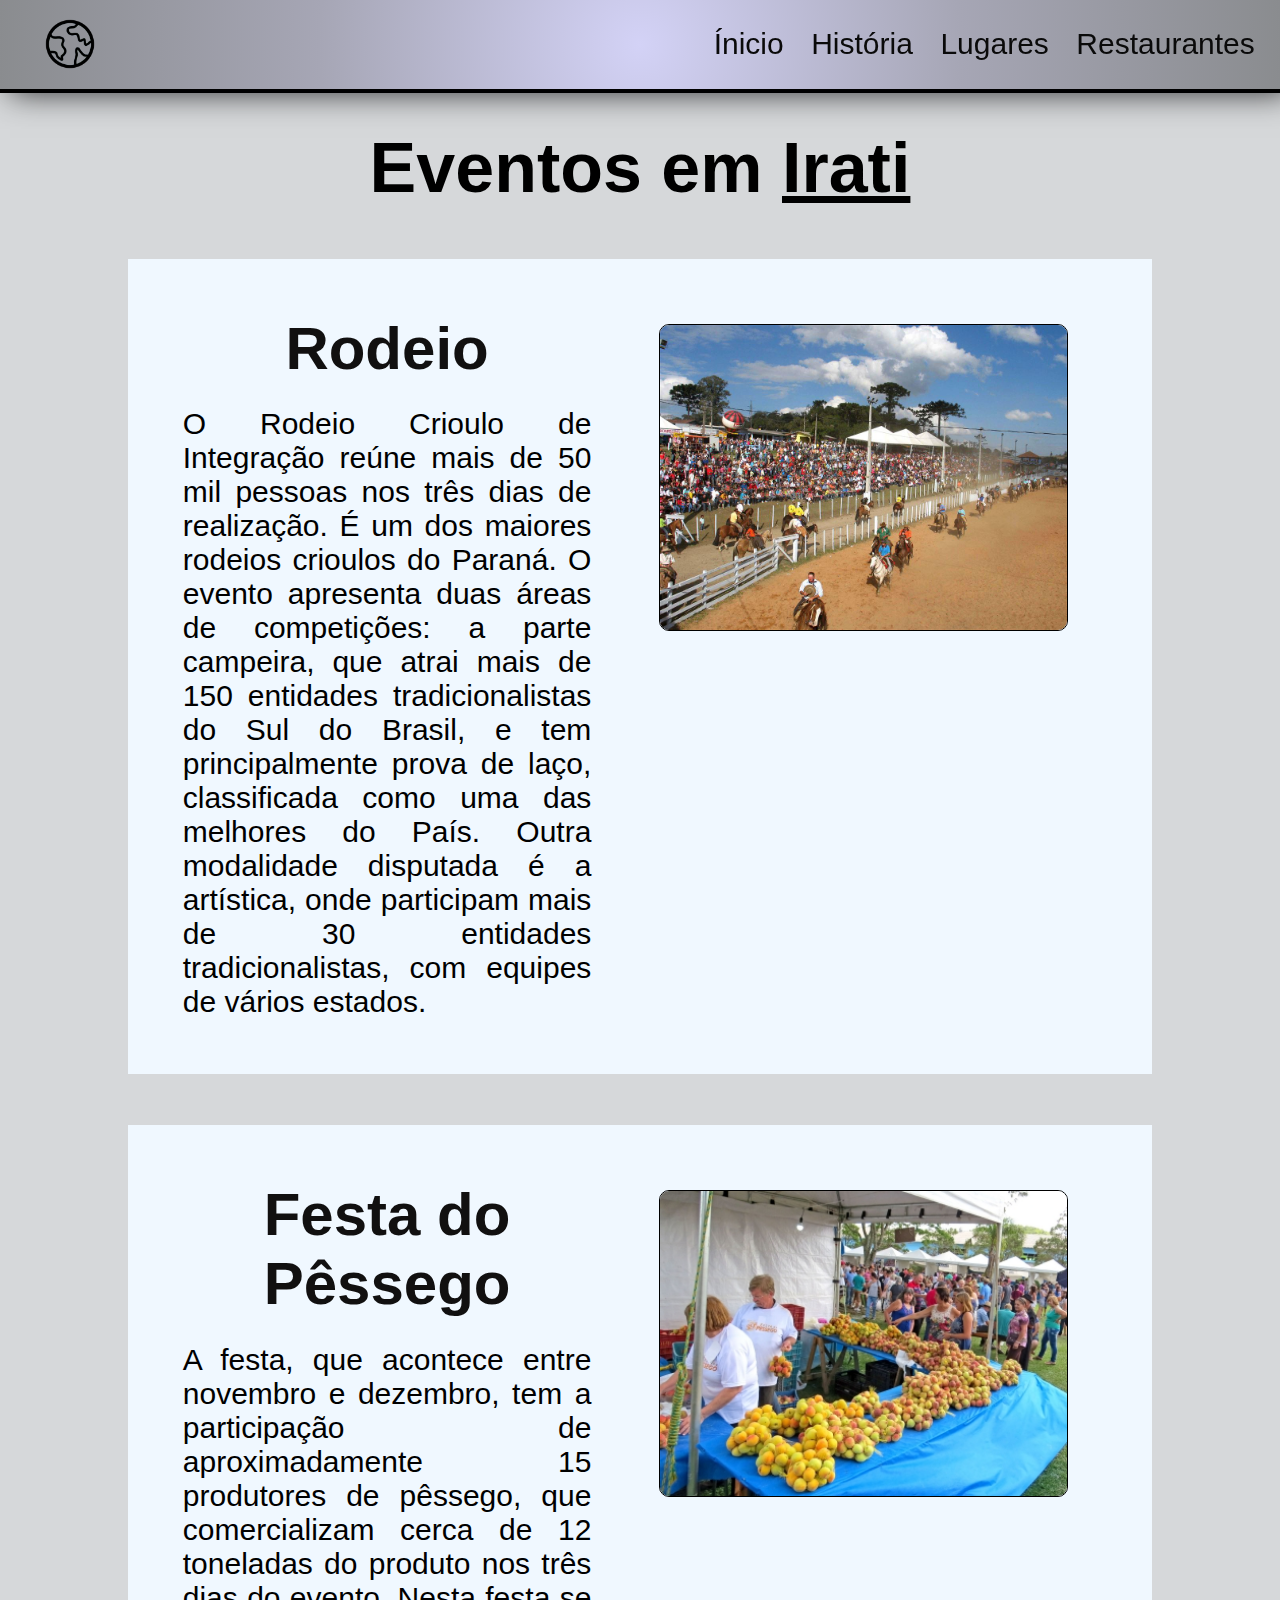
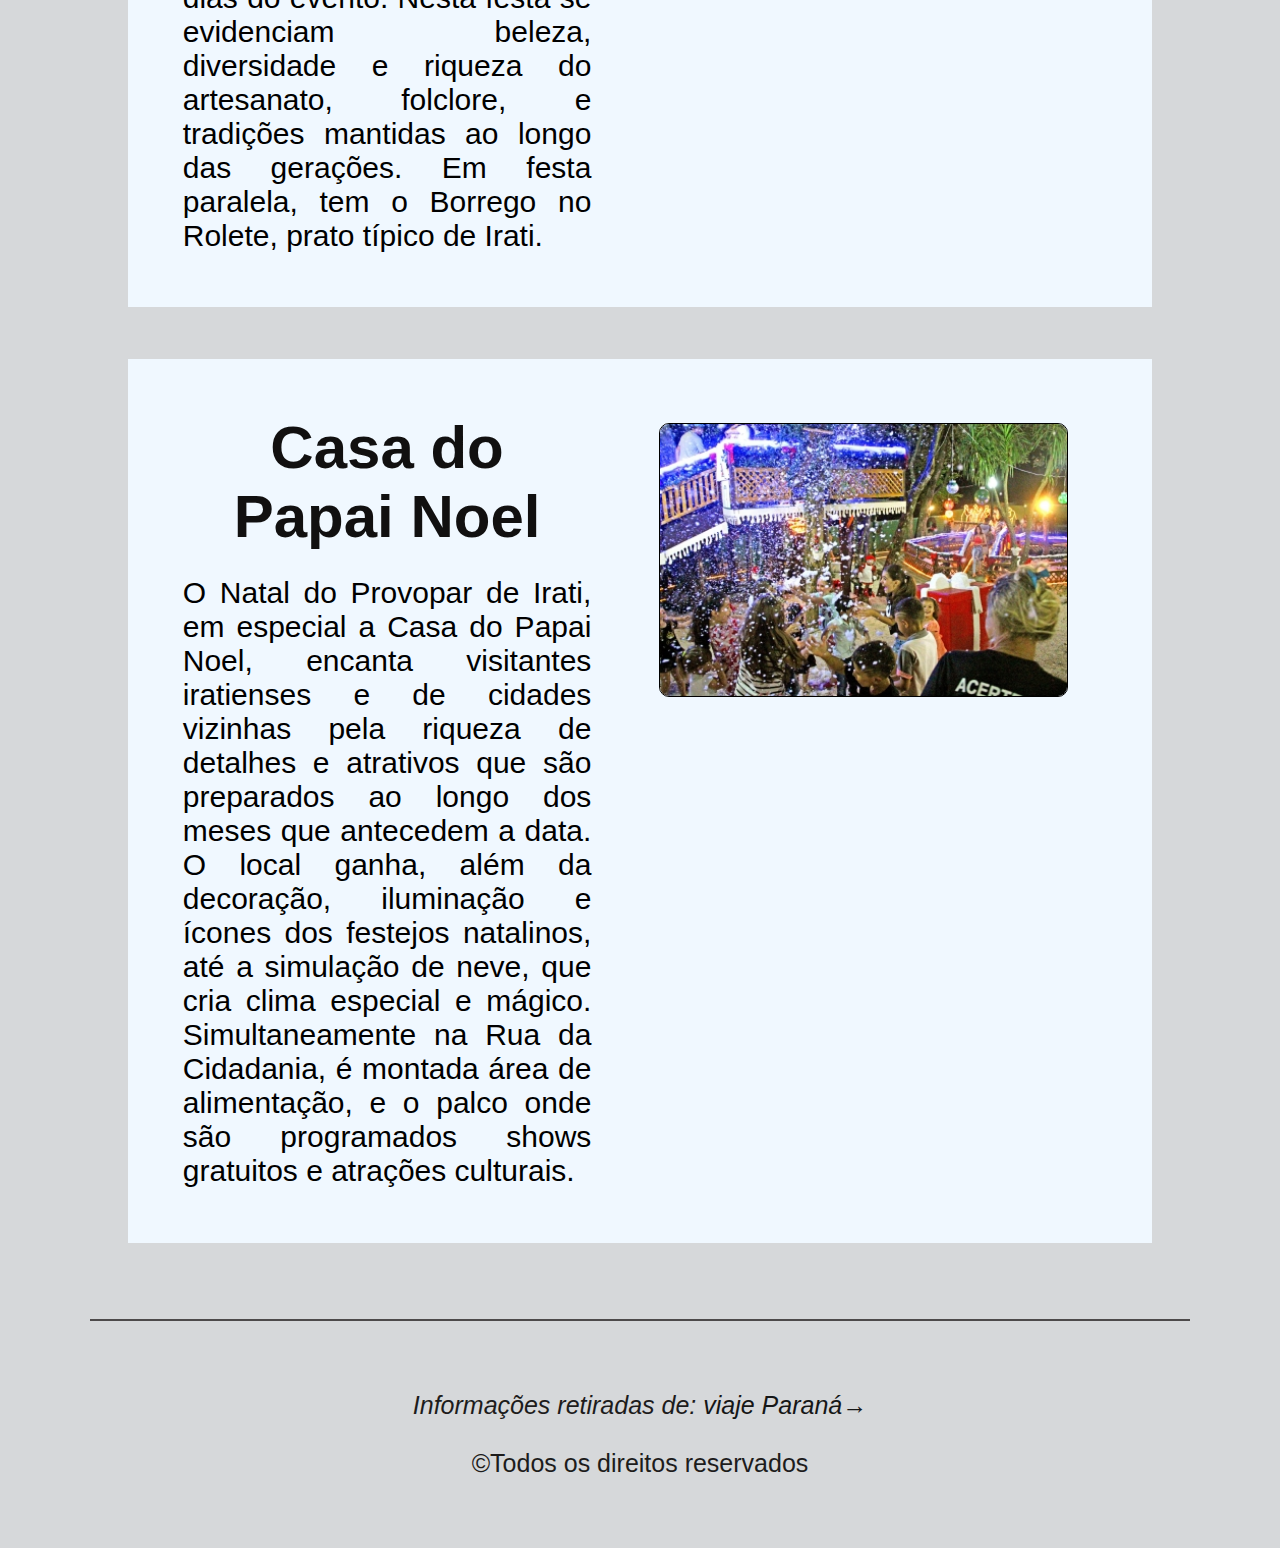
<file: pags/eventos.html>
<!DOCTYPE html>
<html lang="pt-br">
<head>
    <meta charset="UTF-8">
    <meta http-equiv="X-UA-Compatible" content="IE=edge">
    <meta name="viewport" content="width=device-width, initial-scale=1.0">
    <title>Eventos</title>
    <link rel="stylesheet" href="../CSS/layout4.css">
</head>

<body>

    <header class="cabecalho">
        <img class="cabecalho-imagem" src="../img/logo2.png" alt="logo">
        <nav class="cabecalho-nav">
          <a href="../index.html" class="cabecalho-nav-item">Ínicio</a>
          <a href="../pags/historia.html" class="cabecalho-nav-item">História</a>
          <a href="../pags/lugares.html" class="cabecalho-nav-item">Lugares</a>
          <a href="../pags/restaurantes.html" class="cabecalho-nav-item">Restaurantes</a>
          
       
        </nav>
      </header>

      <main id="conteudo-eventos">

        <h1 id="titulo">Eventos em <span id="irati">Irati</span></h1>

        <section class="eventos">
          <div class="evento-escrito">
            <h3 class="evento-titulo">Rodeio</h3>
            <blockquote class="evento-paragrafo" cite="https://www.viajeparana.com/Irati">O Rodeio Crioulo de Integração reúne mais de 50 mil pessoas nos três dias de realização. É um dos maiores rodeios crioulos do Paraná. O evento apresenta duas áreas de competições: a parte campeira, que atrai mais de 150 entidades tradicionalistas do Sul do Brasil, e tem principalmente prova de laço, classificada como uma das melhores do País. Outra modalidade disputada é a artística, onde participam mais de 30 entidades tradicionalistas, com equipes de vários estados.</blockquote>
          </div>
          <div id="eventoimagem">
            <img src="../img/rodeio.jpg">
          </div>
        </section>

        <section class="eventos">
          <div class="evento-escrito">
            <h3 class="evento-titulo">Festa do Pêssego</h3>
            <blockquote class="evento-paragrafo" cite="https://www.viajeparana.com/Irati">A festa, que acontece entre novembro e dezembro, tem a participação de aproximadamente 15 produtores de pêssego, que comercializam cerca de 12 toneladas do produto nos três dias do evento. Nesta festa se evidenciam beleza, diversidade e riqueza do artesanato, folclore, e tradições mantidas ao longo das gerações. Em festa paralela, tem o Borrego no Rolete, prato típico de Irati.</blockquote>
          </div>
          <div class="evento-imagem">
            <img src="../img/festa_do_pessego.jpg">
          </div>
        </section>

        <section class="eventos">
          <div class="evento-escrito">
            <h3 class="evento-titulo">Casa do Papai Noel</h3>
            <blockquote class="evento-paragrafo" cite="https://www.viajeparana.com/Irati">O Natal do Provopar de Irati, em especial a Casa do Papai Noel, encanta visitantes iratienses e de cidades vizinhas pela riqueza de detalhes e atrativos que são preparados ao longo dos meses que antecedem a data. O local ganha, além da decoração, iluminação e ícones dos festejos natalinos, até a simulação de neve, que cria clima especial e mágico. Simultaneamente na Rua da Cidadania, é montada área de alimentação, e o palco onde são programados shows gratuitos e atrações culturais.</blockquote>
          </div>
          <div class="evento-imagem">
            <img src="../img/casa_papai_noel.jpg">
          </div>
        </section>

      </main>

      <footer class="rodape">

        <address>
          <p>Informações retiradas de: <a href="https://www.viajeparana.com/Irati" id="link-rodape" >viaje Paraná</a></p>
      </address>
     <br>
        <p>©Todos os direitos reservados</p>
        
     </footer>

</body>

</html>
</file>
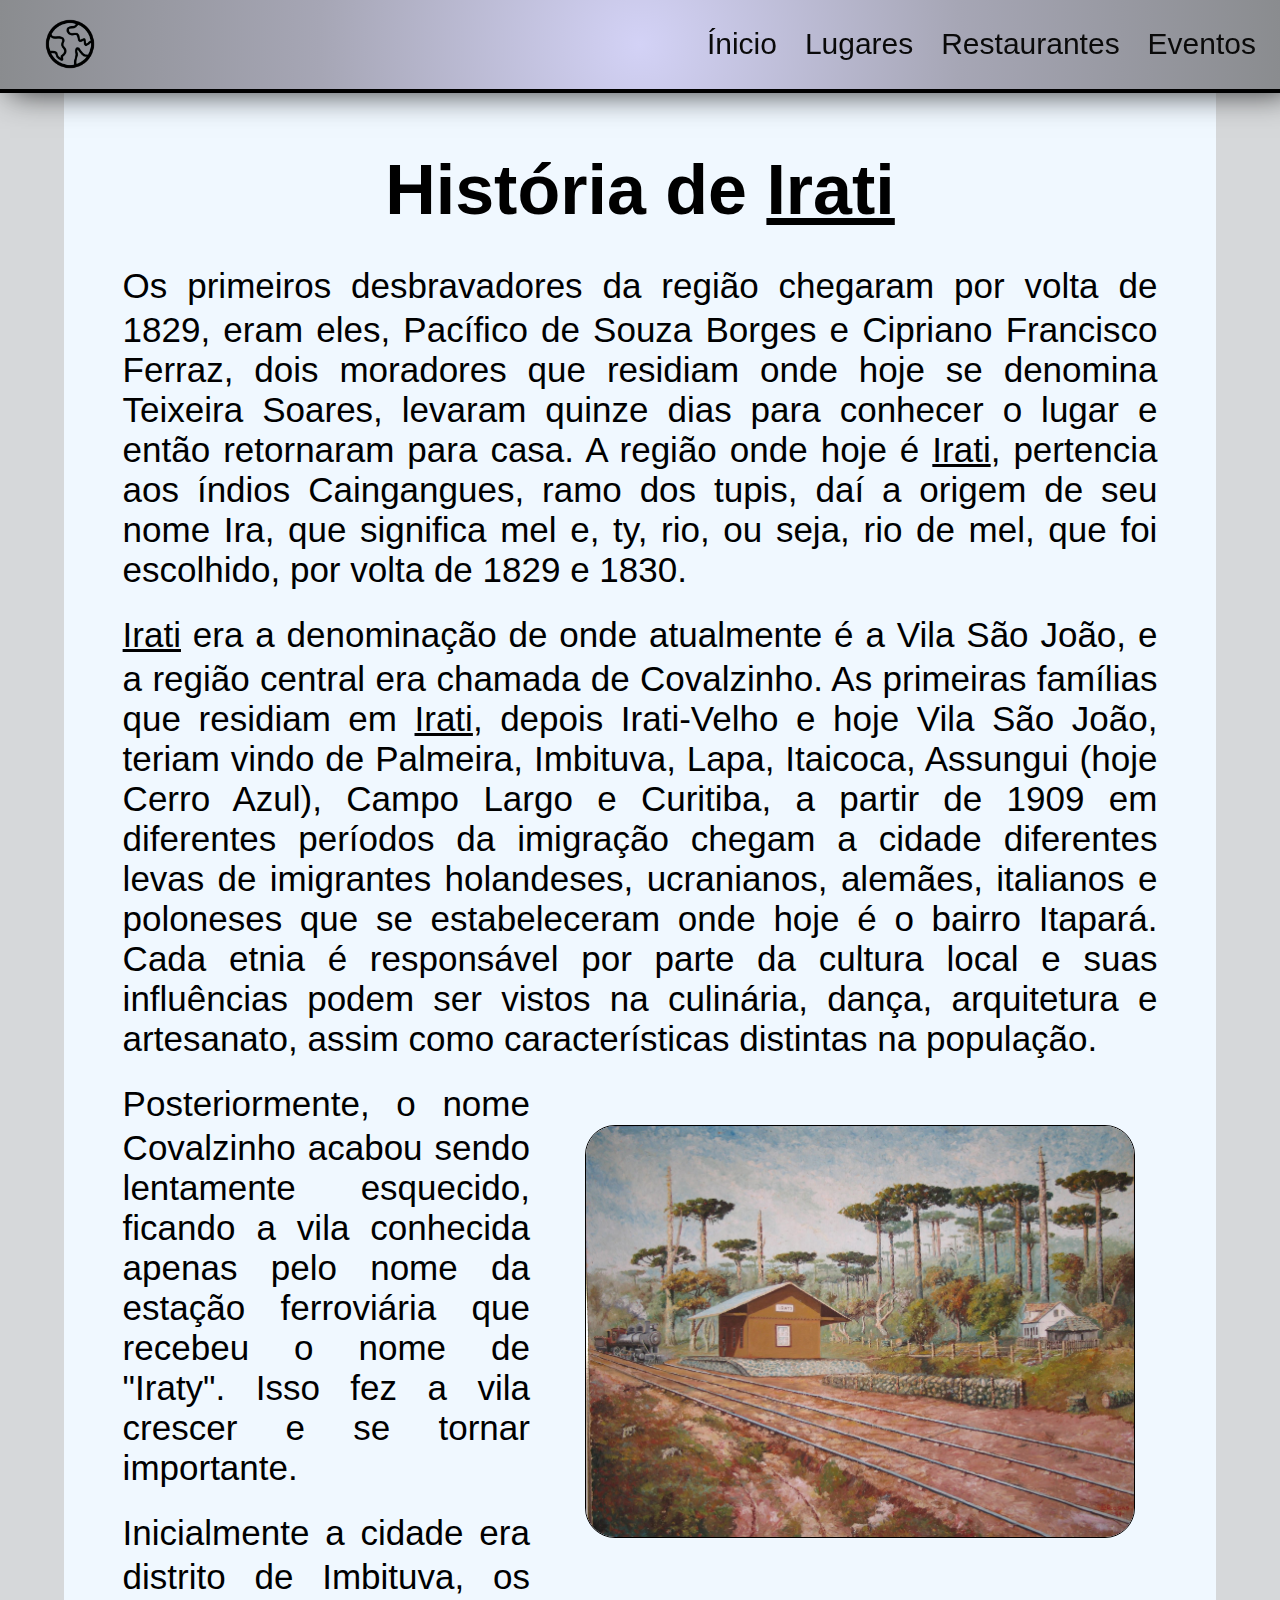
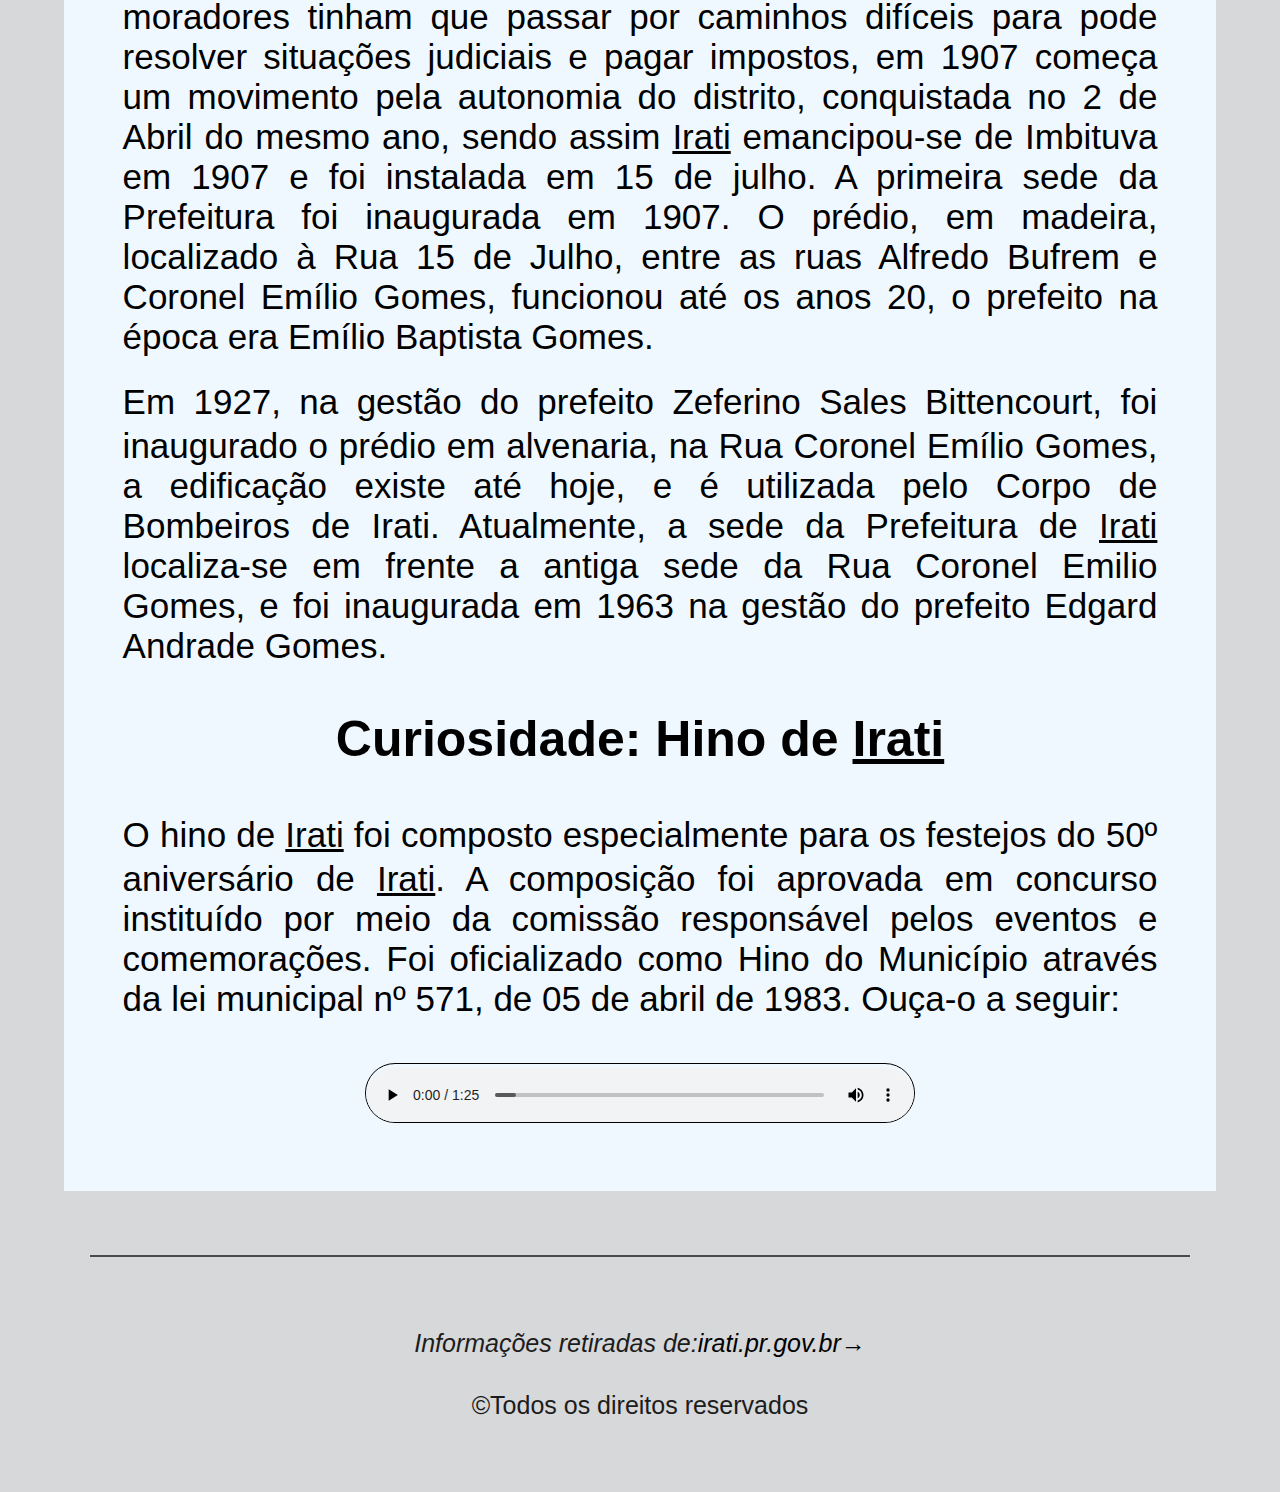
<file: pags/historia.html>
<!DOCTYPE html>
<html lang="pt-br">
<head>
    <meta charset="UTF-8">
    <meta http-equiv="X-UA-Compatible" content="IE=edge">
    <meta name="viewport" content="width=device-width, initial-scale=1.0">
    <title>História</title>
    <link rel="stylesheet" href="../CSS/layout1.css">
</head>

<body>

    <header class="cabecalho">
        <img class="cabecalho-imagem" src="../img/logo2.png" alt="logo">
        <nav class="cabecalho-nav">
          <a href="../index.html" class="cabecalho-nav-item">Ínicio</a>
          <a href="../pags/lugares.html" class="cabecalho-nav-item">Lugares</a>
          <a href="../pags/restaurantes.html" class="cabecalho-nav-item">Restaurantes</a>
          <a href="../pags/eventos.html" class="cabecalho-nav-item">Eventos</a>
       
        </nav>
      </header>

      <main id="historia">

        <section id="conteudo-historia">

        <h1 id="titulo">História de <span class="irati">Irati</span></h1>

        <p class="paragrafo">Os primeiros desbravadores da região chegaram por volta de 1829, eram eles, Pacífico de Souza Borges e Cipriano Francisco Ferraz, dois moradores que residiam onde hoje se denomina Teixeira Soares, levaram quinze dias para conhecer o lugar e então retornaram para casa. A região onde hoje é <span class="irati">Irati</span>, pertencia aos índios Caingangues, ramo dos tupis, daí a origem de seu nome Ira, que significa mel e, ty, rio, ou seja, rio de mel, que foi escolhido, por volta de 1829 e 1830.</p>
       
        <p class="paragrafo"><span class="irati">Irati</span> era a denominação de onde atualmente é a Vila São João, e a região central era chamada de Covalzinho. As primeiras famílias que residiam em <span class="irati">Irati</span>, depois Irati-Velho e hoje Vila São João, teriam vindo de Palmeira, Imbituva, Lapa, Itaicoca, Assungui (hoje Cerro Azul), Campo Largo e Curitiba, a partir de 1909 em diferentes períodos da imigração chegam a cidade diferentes levas de imigrantes holandeses, ucranianos, alemães, italianos e poloneses que se estabeleceram onde hoje é o bairro Itapará. Cada etnia é responsável por parte da cultura local e suas influências podem ser vistos na culinária, dança, arquitetura e artesanato, assim como características distintas na população. </p>

        <figure>
        <img id="imagem" src="../img/estacaoiraty.jpg" alt="imagem da estação Iraty" >
        </figure>

        <p class="paragrafo">Posteriormente, o nome Covalzinho acabou sendo lentamente esquecido, ficando a vila conhecida apenas pelo nome da estação ferroviária que recebeu o nome de "Iraty". Isso fez a vila crescer e se tornar importante.</p> 

        <p class="paragrafo">Inicialmente a cidade era distrito de Imbituva, os moradores tinham que passar por caminhos difíceis para pode resolver situações judiciais e pagar impostos, em 1907 começa um movimento pela autonomia do distrito, conquistada no 2 de Abril do mesmo ano, sendo assim <span class="irati">Irati</span> emancipou-se de Imbituva em 1907 e foi instalada em 15 de julho. A primeira sede da Prefeitura foi inaugurada em 1907. O prédio, em madeira, localizado à Rua 15 de Julho, entre as ruas Alfredo Bufrem e Coronel Emílio Gomes, funcionou até os anos 20, o prefeito na época era Emílio Baptista Gomes.</p>

        <p class="paragrafo">Em 1927, na gestão do prefeito Zeferino Sales Bittencourt, foi inaugurado o prédio em alvenaria, na Rua Coronel Emílio Gomes, a edificação existe até hoje, e é utilizada pelo Corpo de Bombeiros de Irati. Atualmente, a sede da Prefeitura de <span class="irati">Irati</span> localiza-se em frente a antiga sede da Rua Coronel Emilio Gomes, e foi inaugurada em 1963 na gestão do prefeito Edgard Andrade Gomes.</p>

        <h2 id="subtitulo">Curiosidade: Hino de <span class="irati">Irati</span></h2>

        <p class="paragrafo">O hino de <span class="irati">Irati</span> foi composto especialmente para os festejos do 50º aniversário de <span class="irati">Irati</span>. A composição foi aprovada em concurso instituído por meio da comissão responsável pelos eventos e comemorações.
        Foi oficializado como Hino do Município através da lei municipal nº 571, de 05 de abril de 1983. Ouça-o a seguir:</p>

        <audio id="audio" controls>
          <source src="../audio/Hino-de-Irati-cantado.mp3">
        </audio>

        </section>

      </main>

      <footer class="rodape">

        <address>
          <p>Informações retiradas de:<a href="https://www.irati.pr.gov.br/site/" id="link-rodape" >irati.pr.gov.br</a></p>
      </address>
     <br>
        <p>©Todos os direitos reservados</p>
        
     </footer>

</body>

</html>
</file>
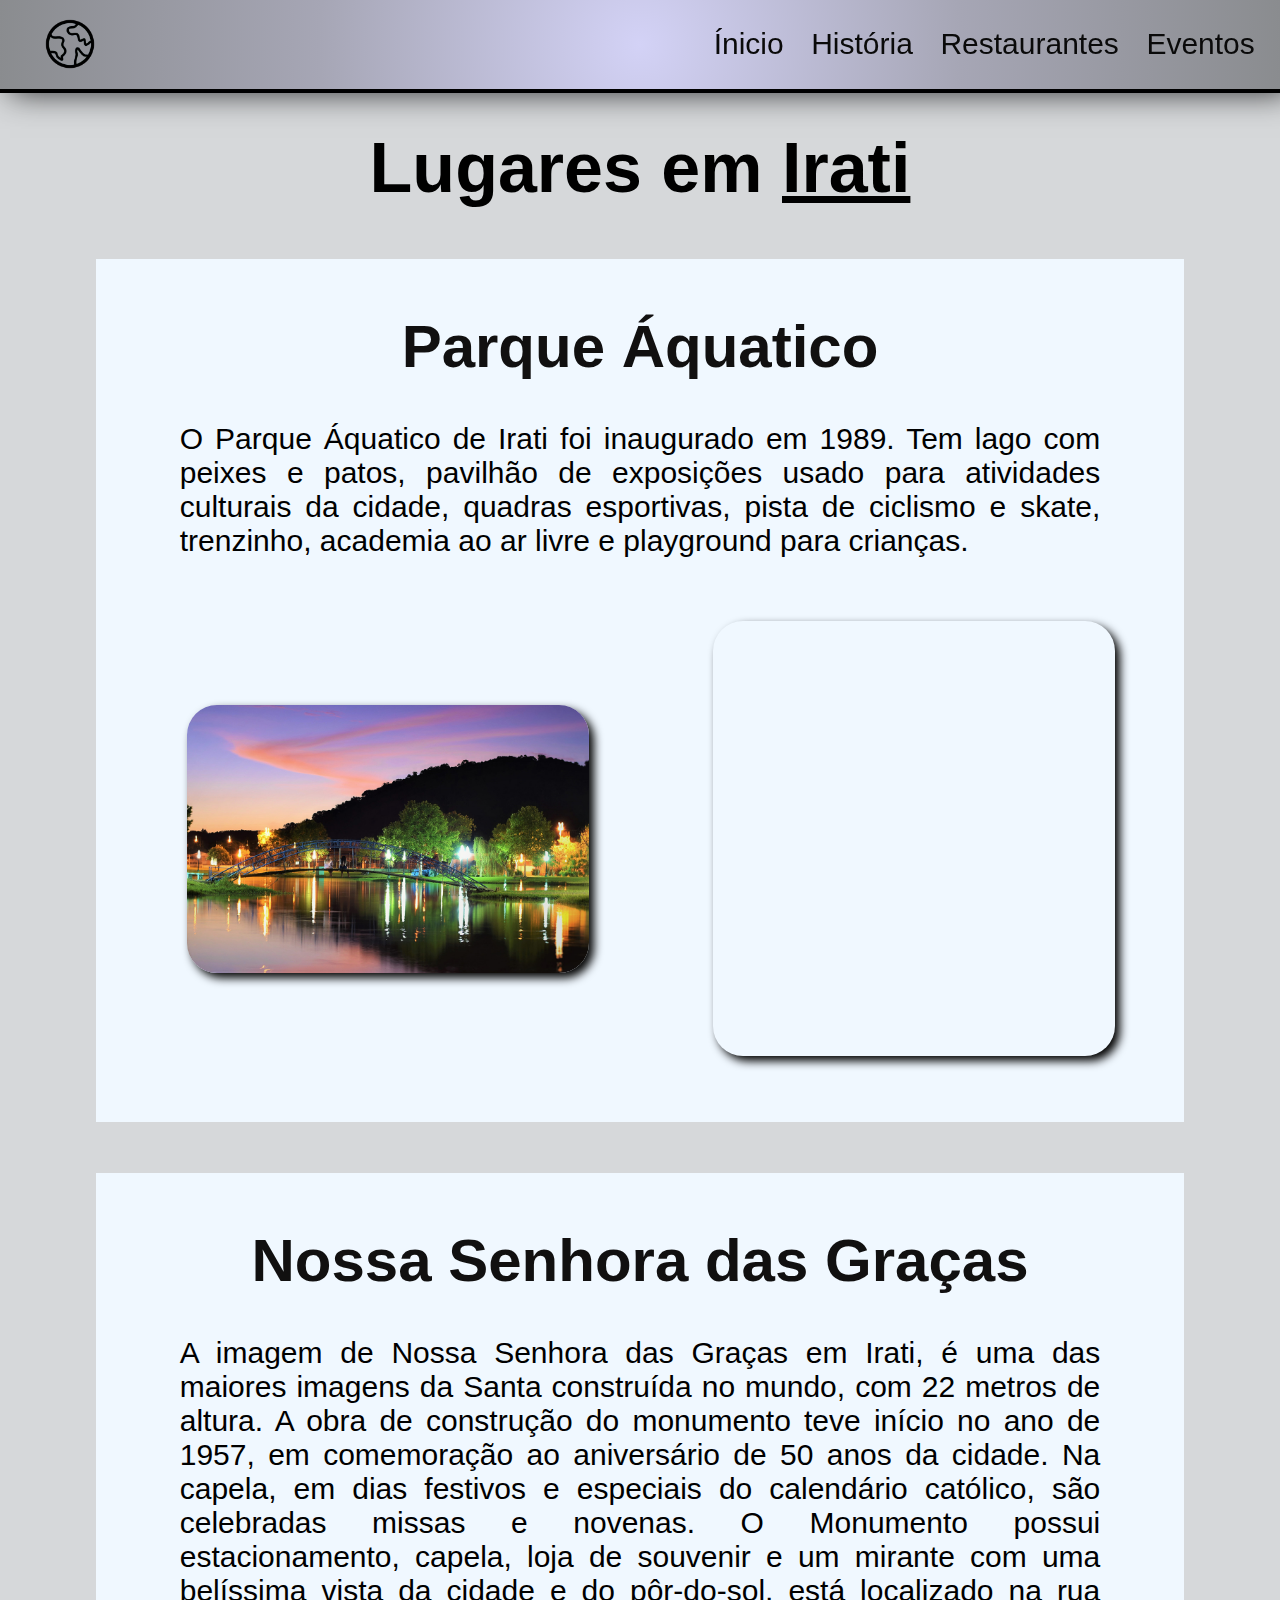
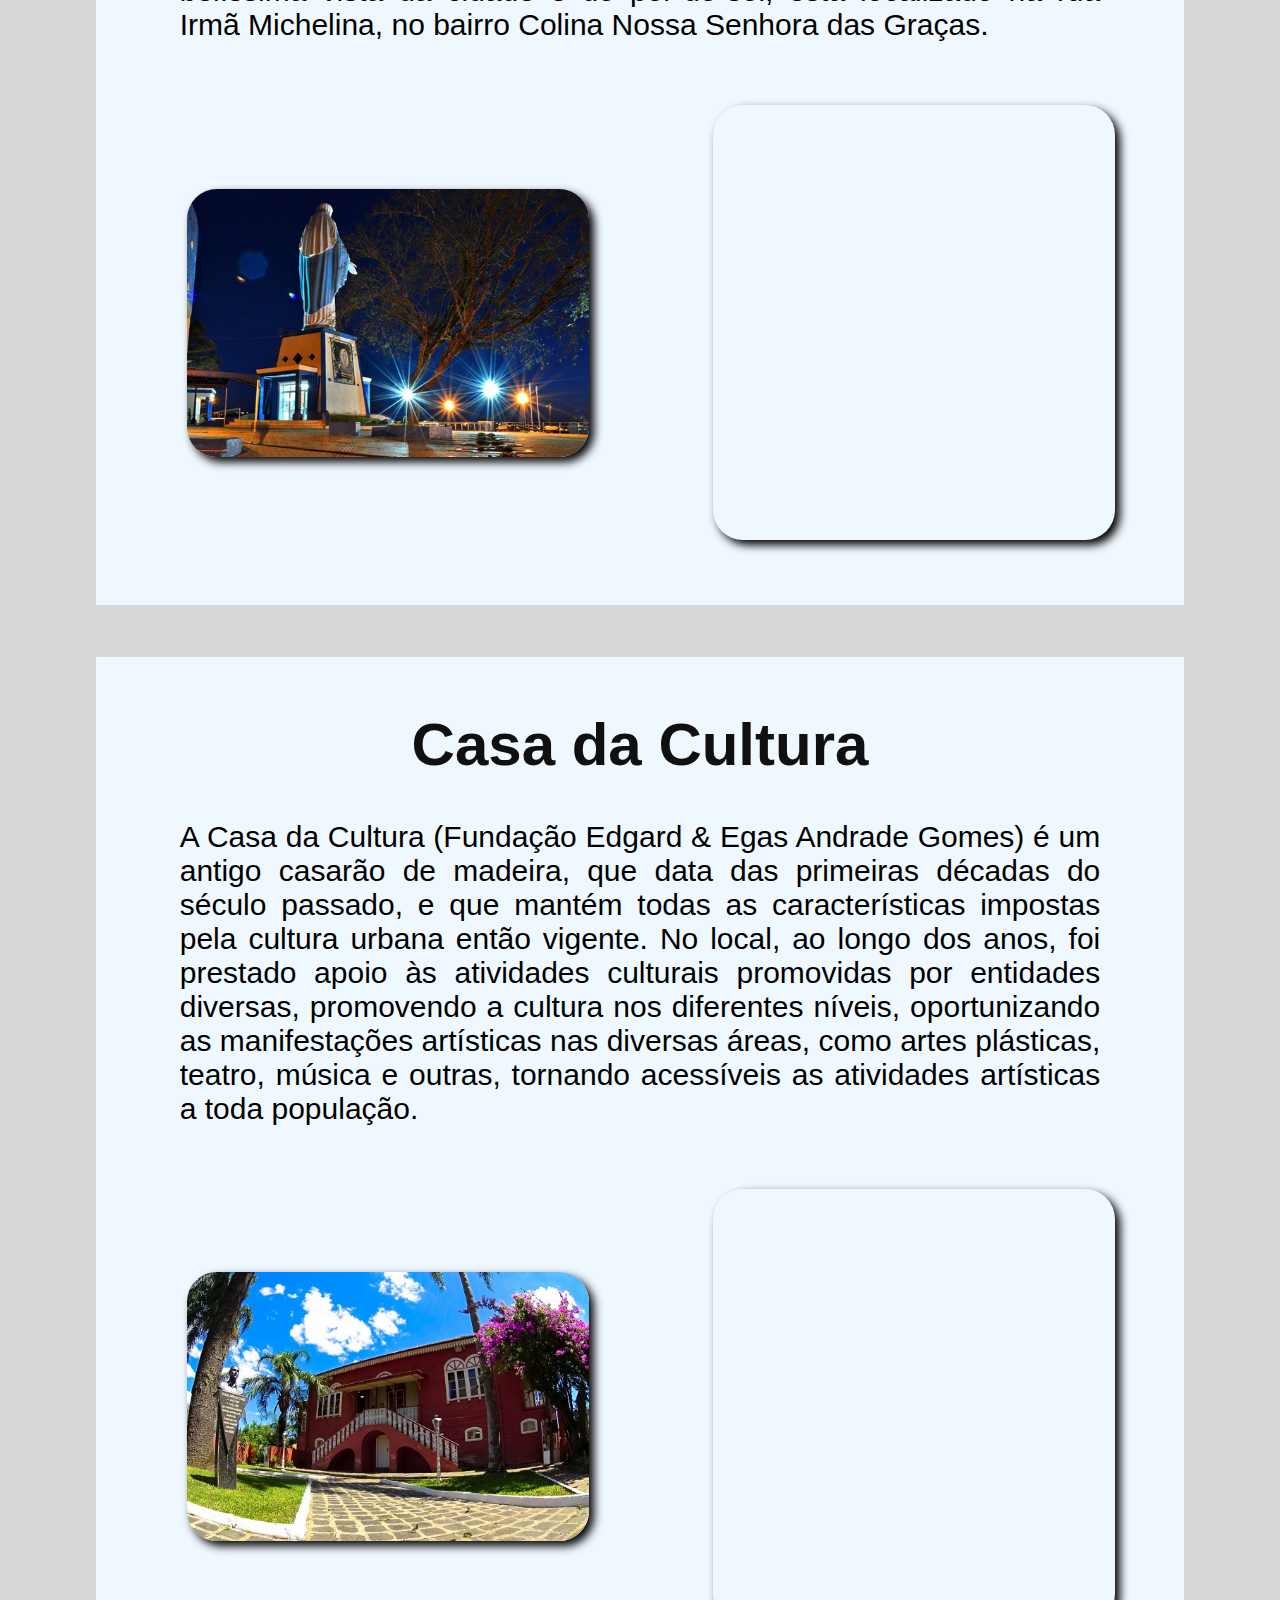
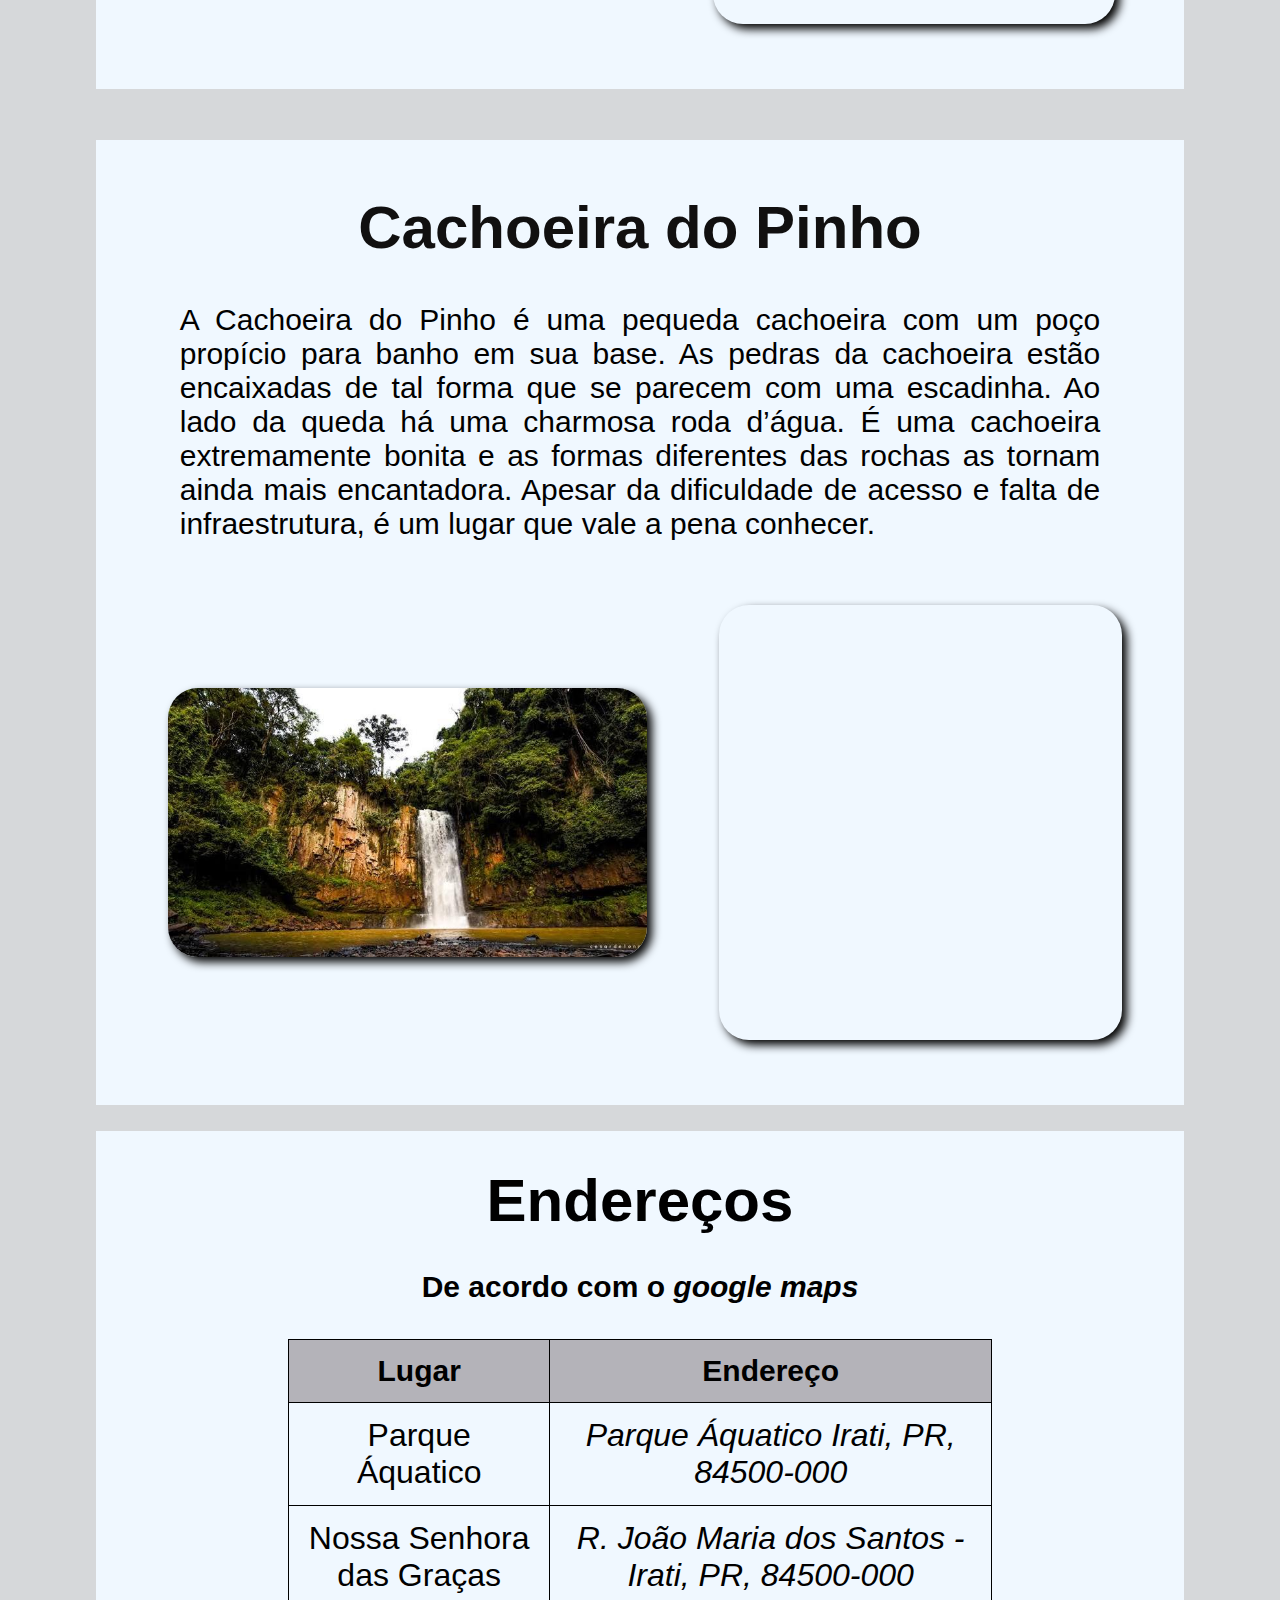
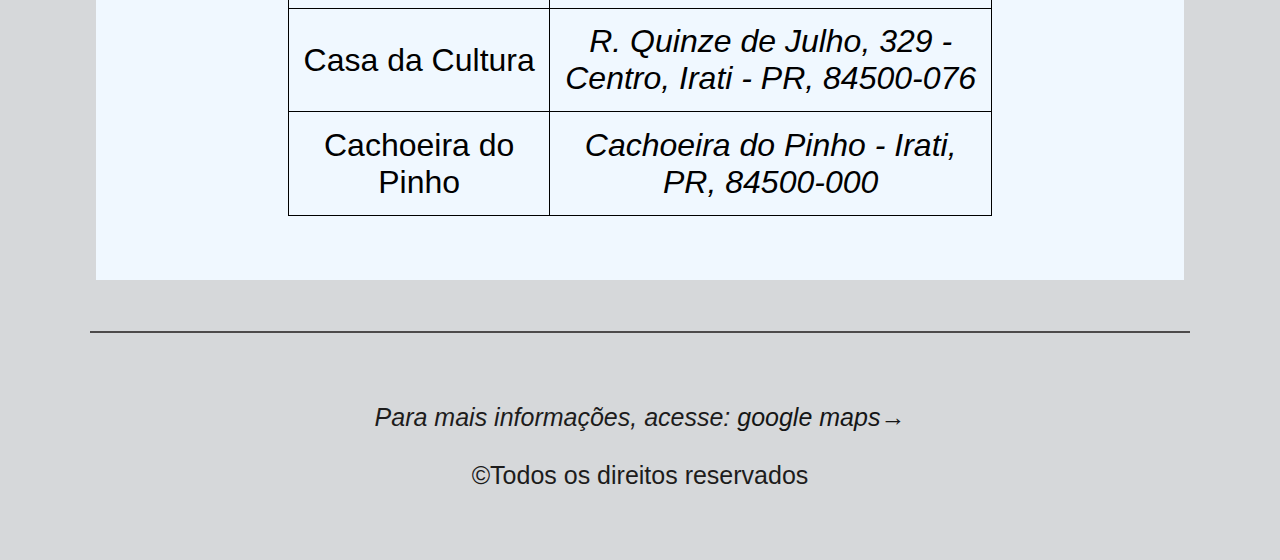
<file: pags/lugares.html>
<!DOCTYPE html>
<html lang="en">
<head>
    <meta charset="UTF-8">
    <meta http-equiv="X-UA-Compatible" content="IE=edge">
    <meta name="viewport" content="width=device-width, initial-scale=1.0">
    <title>Lugares</title>
    <link rel="stylesheet" href="../CSS/layout2.css">
</head>
<body>
    <header class="cabecalho">
        <img class="cabecalho-imagem" src="../img/logo2.png" alt="logo">
        <nav class="cabecalho-nav">
          
          <a href="../index.html" class="cabecalho-nav-item">Ínicio</a>
          <a href="../pags/historia.html" class="cabecalho-nav-item">História</a>
          <a href="../pags/restaurantes.html" class="cabecalho-nav-item">Restaurantes</a>
          <a href="../pags/eventos.html" class="cabecalho-nav-item">Eventos</a>
       
  
        </nav>
      </header>

      <main class="conteudo-lugares">

        <h1 id="titulo">Lugares em <span id="irati">Irati</span></h1>

        <section class="lugar">

            <div class="lugar-escrito">
                 <h3 class="lugar-escrito-titulo">Parque Áquatico</h3>
                 <p class="lugar-escrito-paragrafo">O Parque Áquatico de Irati foi inaugurado em 1989. 
                  Tem lago com peixes e patos, pavilhão de exposições usado para atividades culturais da cidade,
                  quadras esportivas, pista de ciclismo e skate, trenzinho, academia ao ar livre e playground para crianças.</p>
            </div>

            <div class="lugar-imagem-video">
              <img class="imagem-lugar" src="../img/irati_parque_aquatico.jpg"> 
              <iframe class="video-lugar" src="https://www.youtube.com/embed/TAgxlpiyIDM" title="YouTube video player" 
              frameborder="0" allow="accelerometer; autoplay; clipboard-write; encrypted-media; gyroscope; picture-in-picture"
               allowfullscreen></iframe>
              </div>

        </section>

        

        <section class="lugar">

            <div class="lugar-escrito">
                 <h3 class="lugar-escrito-titulo">Nossa Senhora das Graças</h3>
                 <p class="lugar-escrito-paragrafo">A imagem de Nossa Senhora das Graças em Irati, é uma das maiores imagens da Santa construída no mundo, com 22 metros de altura. A obra de construção do monumento teve início no ano de 1957, em comemoração ao aniversário de 50 anos da cidade. Na capela, em dias festivos e especiais do calendário católico, são celebradas missas e novenas. O Monumento possui estacionamento, capela, loja de souvenir e um mirante com uma belíssima vista da cidade e do pôr-do-sol, está localizado na rua Irmã Michelina, no bairro Colina Nossa Senhora das Graças.</p>
            </div>

            <div class="lugar-imagem-video">
            <img class="imagem-lugar" src="../img/santa.jpg">
            <iframe class="video-lugar" src="https://www.youtube.com/embed/9ES4U3yZUCE" title="YouTube video player" frameborder="0" allow="accelerometer; autoplay; clipboard-write; encrypted-media; gyroscope; picture-in-picture" allowfullscreen></iframe>
            </div>

        </section>

       

        <section class="lugar">

            <div class="lugar-escrito">
                 <h3 class="lugar-escrito-titulo">Casa da Cultura</h3>
                 <p class="lugar-escrito-paragrafo">A Casa da Cultura (Fundação Edgard & Egas Andrade Gomes) é um antigo casarão de madeira, que data das primeiras décadas do século passado, e que mantém todas as características impostas pela cultura urbana então vigente. No local, ao longo dos anos, foi prestado apoio às atividades culturais promovidas por entidades diversas, promovendo a cultura nos diferentes níveis, oportunizando as manifestações artísticas nas diversas áreas, como artes plásticas, teatro, música e outras, tornando acessíveis as atividades artísticas a toda população.</p>
            </div>

            <div class="lugar-imagem-video">
            <img class="imagem-lugar" src="../img/casa_da_cultura_irati.jpg">
            <iframe class="video-lugar" src="https://www.youtube.com/embed/xDSXwsNuZ6g" title="YouTube video player" frameborder="0" allow="accelerometer; autoplay; clipboard-write; encrypted-media; gyroscope; picture-in-picture" allowfullscreen></iframe>
            </div>
            
        </section>

        <section class="lugar">

            <div class="lugar-escrito">
                 <h3 class="lugar-escrito-titulo">Cachoeira do Pinho</h3>
                 <p class="lugar-escrito-paragrafo">A Cachoeira do Pinho é uma pequeda cachoeira com um poço propício para banho em sua base. As pedras da cachoeira estão encaixadas de tal forma que se parecem com uma escadinha. Ao lado da queda há uma charmosa roda d’água. É uma cachoeira extremamente bonita e as formas diferentes das rochas as tornam ainda mais encantadora. Apesar da dificuldade de acesso e falta de infraestrutura, é um lugar que vale a pena conhecer.</p>
            </div>

            <div class="lugar-imagem-video">
            <img id="imagemlugar" src="../img/cachoeira.jpeg">
            <iframe class="video-lugar" src="https://www.youtube.com/embed/m_UA1EPeOTQ" title="YouTube video player" frameborder="0" allow="accelerometer; autoplay; clipboard-write; encrypted-media; gyroscope; picture-in-picture" allowfullscreen></iframe>
            </div>
            
        </section>

        <div id="enderecos">

          <h3 id="titulo-enderecos">Endereços</h3>
          <h5 id="subtitulo-enderecos">De acordo com o <cite>google maps</cite></h5>

          <table id="tabela">

            <thead id="cabeca">
              <th class="cabeca-texto">Lugar</th>
              <th class="cabeca-texto">Endereço</th>
            </thead>
            <tbody>
              <tr>
                <td class="corpo-texto">Parque Áquatico</td>
                <td class="corpo-texto"><address>Parque Áquatico Irati, PR, 84500-000</address></td>
              </tr>
              <tr>
                <td class="corpo-texto">Nossa Senhora das Graças</td>
                <td class="corpo-texto"><address>R. João Maria dos Santos - Irati, PR, 84500-000</address></td>
              </tr>
              <tr>
                <td class="corpo-texto">Casa da Cultura</td>
                <td class="corpo-texto"><address>R. Quinze de Julho, 329 - Centro, Irati - PR, 84500-076</address></td>
              </tr>
              <tr>
                <td class="corpo-texto">Cachoeira do Pinho</td>
                <td class="corpo-texto"><address>Cachoeira do Pinho - Irati, PR, 84500-000</address></td>
              </tr>
            </tbody>

          </table>

        </div>

      </main>

    <footer class="rodape">

      <address>
        <p>Para mais informações, acesse: <a href="https://www.google.com.br/maps/" id="link-rodape" >google maps</a></p>
    </address>
   <br>
      <p>©Todos os direitos reservados</p>
      
   </footer>

</body>
</html>
</file>
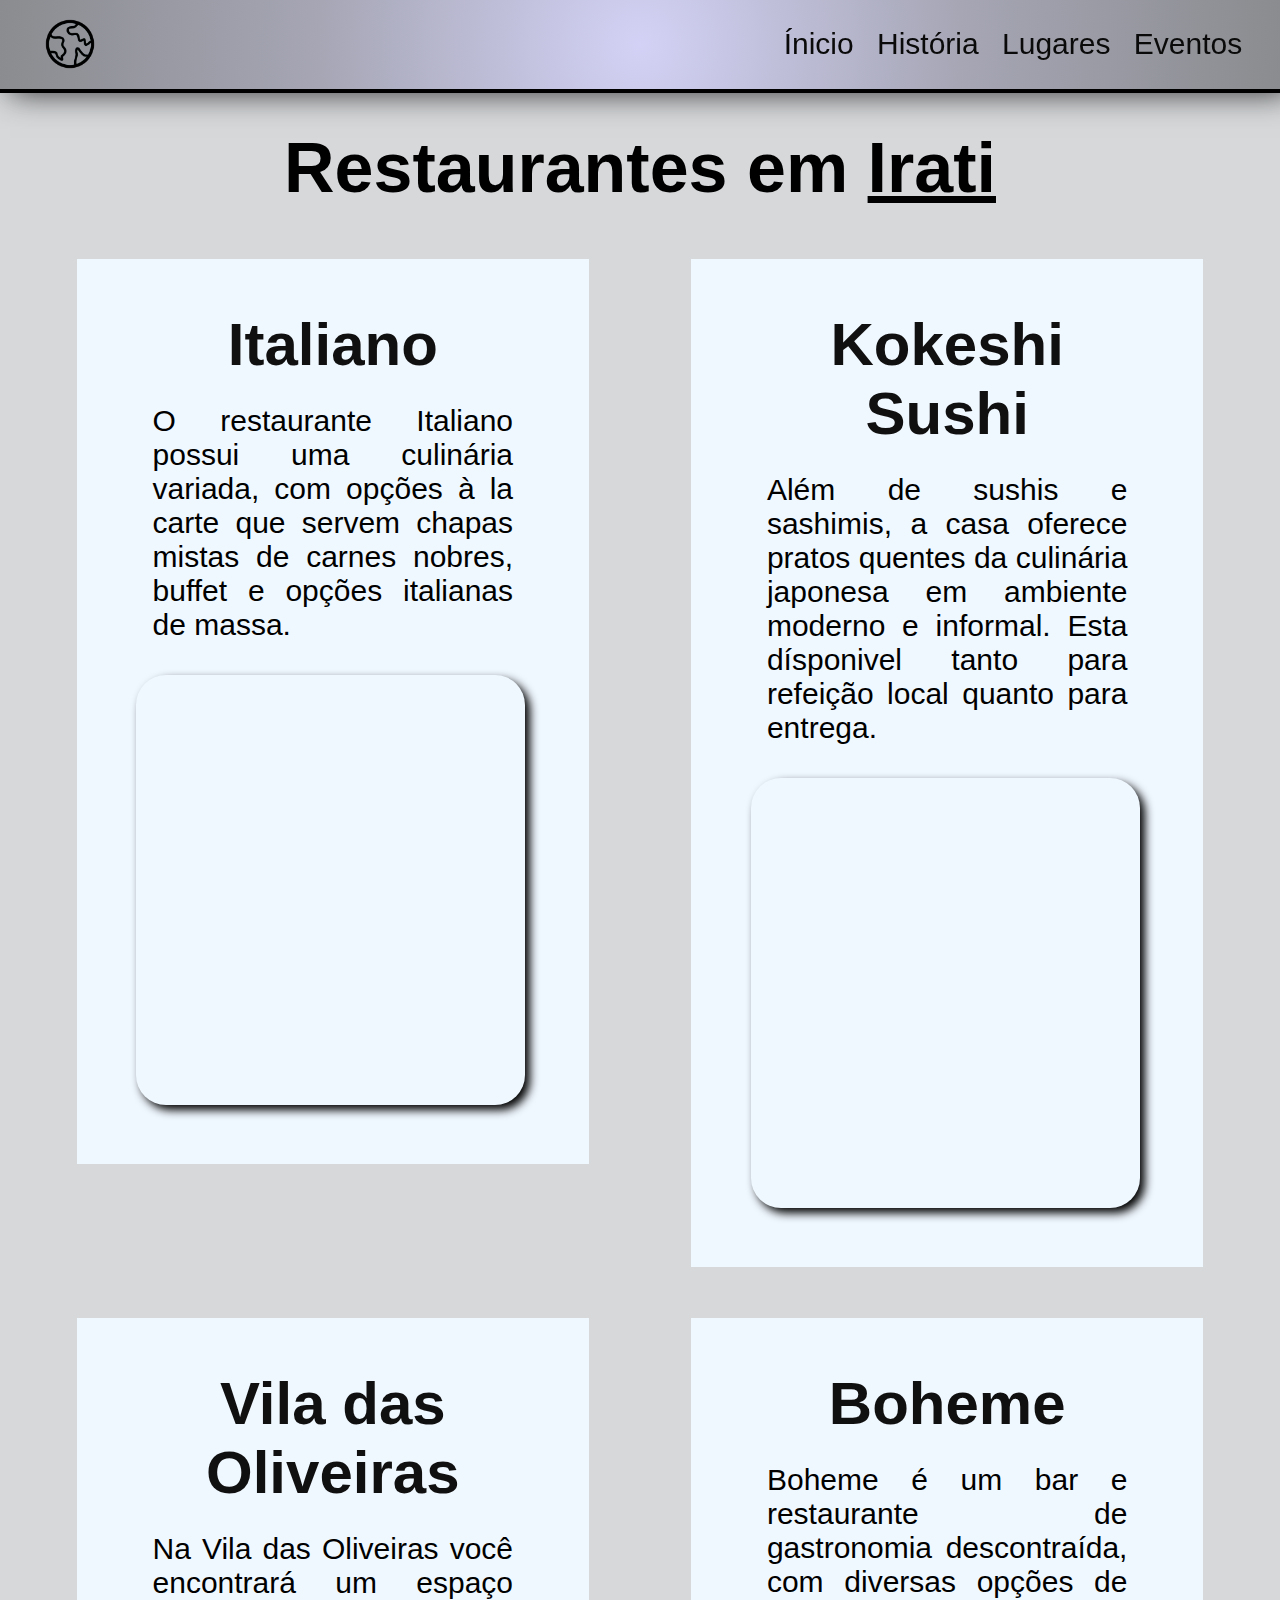
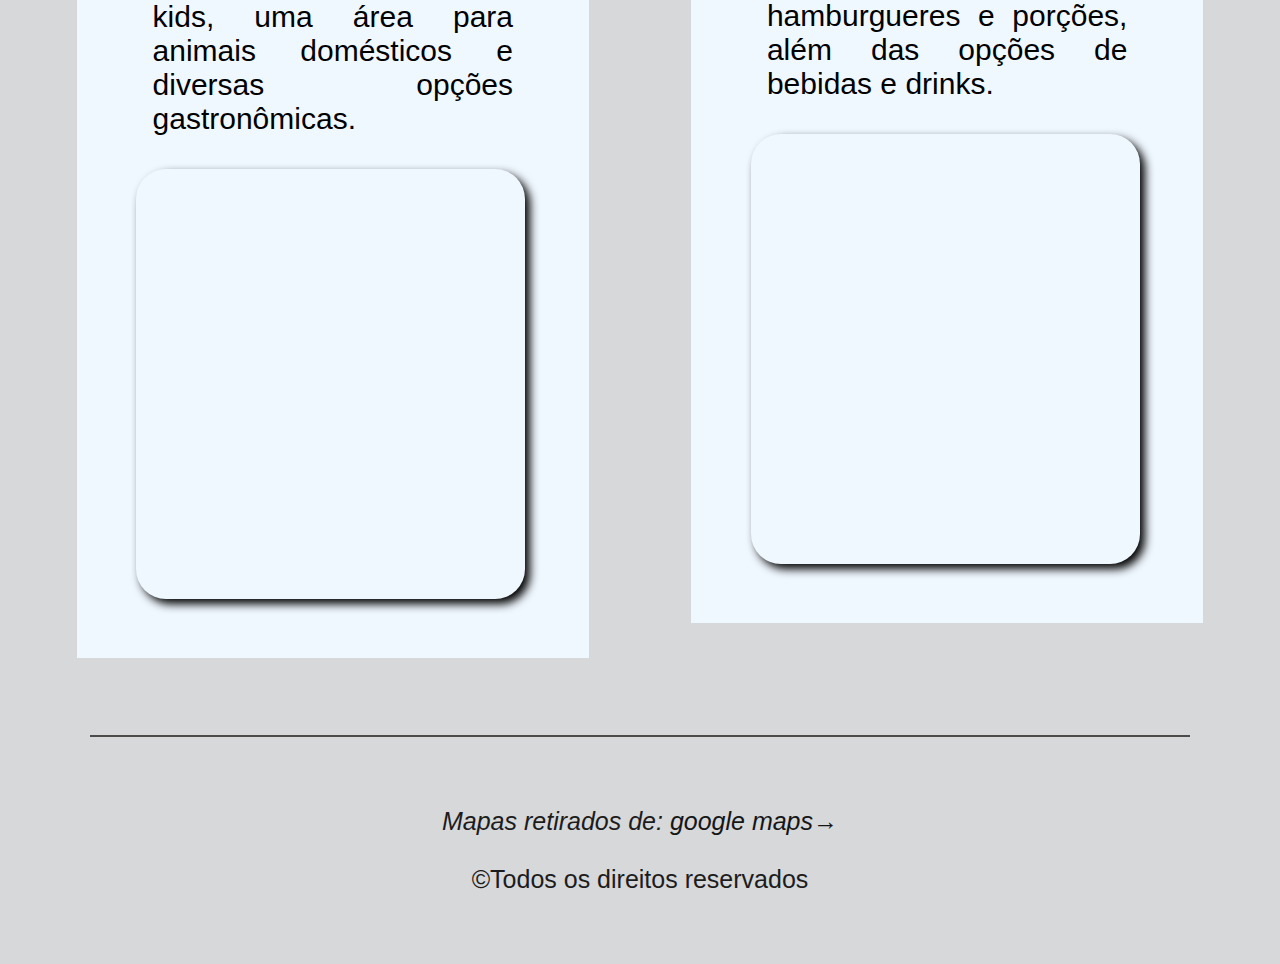
<file: pags/restaurantes.html>
<!DOCTYPE html>
<html lang="en">
<head>
    <meta charset="UTF-8">
    <meta http-equiv="X-UA-Compatible" content="IE=edge">
    <meta name="viewport" content="width=device-width, initial-scale=1.0">
    <title>Restaurantes</title>
    <link rel="stylesheet" href="../CSS/layout3.css">
</head>
<body>
    <header class="cabecalho">
        <img class="cabecalho-imagem" src="../img/logo2.png" alt="logo">
        
        <nav class="cabecalho-nav">

          <a href="../index.html" class="cabecalho-nav-item">Ínicio</a>
          <a href="../pags/historia.html" class="cabecalho-nav-item">História</a>
          <a href="../pags/lugares.html" class="cabecalho-nav-item">Lugares</a>
          <a href="../pags/eventos.html" class="cabecalho-nav-item">Eventos</a>
       
  
        </nav>
      </header>

      <main class="conteudo-restaurantes">

        <h1 id="titulo">Restaurantes em <span id="irati">Irati</span></h1>

        <div class="linha">

        <section class="restaurante">

          <div class="restaurante-escrito">
               <h3 class="restaurante-escrito-titulo"><span>Italiano</span></h3>
               <p class="restaurante-escrito-paragrafo">O restaurante Italiano possui uma culinária variada, com opções   à la carte que servem chapas mistas de carnes nobres, buffet e 
                opções italianas de massa.</p>
          </div>

          <iframe class="restaurante-local" src="https://www.google.com/maps/embed?pb=!1m14!1m8!1m3!1d14408.556724594786!2d-50.6469002!3d-25.4670276!3m2!1i1024!2i768!4f13.1!3m3!1m2!1s0x0%3A0x5c4700ec0395cea2!2sItaliano%20Restaurante!5e0!3m2!1spt-BR!2sbr!4v1665856293127!5m2!1spt-BR!2sbr" style="border:0;" allowfullscreen="" loading="lazy" referrerpolicy="no-referrer-when-downgrade"></iframe>

      </section>

      <section class="restaurante">

          <div class="restaurante-escrito">
            <h3 class="restaurante-escrito-titulo">Kokeshi Sushi</h3>
            <p class="restaurante-escrito-paragrafo">Além de sushis e sashimis, a casa oferece pratos quentes da culinária japonesa em ambiente moderno e informal. Esta dísponivel tanto para refeição local quanto para entrega.</p>
       </div>

       <iframe class="restaurante-local" src="https://www.google.com/maps/embed?pb=!1m14!1m8!1m3!1d14408.43810157599!2d-50.653591!3d-25.468018!3m2!1i1024!2i768!4f13.1!3m3!1m2!1s0x0%3A0x9edb7a1f98b8a3a!2sKokeshi%20Sushi%20%7C%20Restaurante%20Japon%C3%AAs%20%7C%20IRATI%20-%20PR!5e0!3m2!1spt-BR!2sbr!4v1665859795829!5m2!1spt-BR!2sbr"  style="border:0;" allowfullscreen="" loading="lazy" referrerpolicy="no-referrer-when-downgrade"></iframe>

      </section>

      </div>

      <div class="linha">

      <section class="restaurante">

          <div class="restaurante-escrito">
               <h3 class="restaurante-escrito-titulo">Vila das Oliveiras</h3>
               <p class="restaurante-escrito-paragrafo">Na Vila das Oliveiras você encontrará um espaço kids, uma área para animais domésticos e diversas opções gastronômicas.</p>
          </div>

          <iframe class="restaurante-local" src="https://www.google.com/maps/embed?pb=!1m14!1m8!1m3!1d14408.017975704075!2d-50.6518929!3d-25.4715254!3m2!1i1024!2i768!4f13.1!3m3!1m2!1s0x0%3A0x29221efabc640ddf!2sVila%20Gastron%C3%B4mica%20das%20Oliveiras!5e0!3m2!1spt-BR!2sbr!4v1665859915986!5m2!1spt-BR!2sbr" style="border:0;" allowfullscreen="" loading="lazy" referrerpolicy="no-referrer-when-downgrade"></iframe>
          
      </section>

      <section class="restaurante">

          <div class="restaurante-escrito">
               <h3 class="restaurante-escrito-titulo">Boheme</h3>
               <p class="restaurante-escrito-paragrafo">Boheme é um bar e restaurante de gastronomia descontraída, com diversas opções de hamburgueres e porções, além das opções de bebidas e drinks. </p>
          </div>   
          
          <iframe class="restaurante-local" src="https://www.google.com/maps/embed?pb=!1m14!1m8!1m3!1d14408.287684655694!2d-50.6449092!3d-25.4692738!3m2!1i1024!2i768!4f13.1!3m3!1m2!1s0x0%3A0x3658bfbed40717f2!2sBoheme%20-%20Bar%20e%20Gastronomia!5e0!3m2!1spt-BR!2sbr!4v1665859435548!5m2!1spt-BR!2sbr"  style="border:0;" allowfullscreen="" loading="lazy" referrerpolicy="no-referrer-when-downgrade"></iframe>

      </section>

      </div>

    </main>

    <footer class="rodape">

      <address>
        <p>Mapas retirados de: <a href="https://www.google.com.br/maps/" id="link-rodape" >google maps</a></p>
    </address>
   <br>
      <p>©Todos os direitos reservados</p>
      
   </footer>

</body>
</html>
</file>
<file: CSS/layout.css>
* {
    margin: 0;
    padding: 0;
    box-sizing: border-box;
    text-decoration: none;
}

body{
    width: 100%;
    margin: 0 auto;
    font-size: 100%;
    background-image: radial-gradient(circle at 50% 50%, #a4b0e3da 0, #5b5d66 50%, #0407229d 100%);
    overflow-x:hidden;
}

.cabecalho{
    background-image: radial-gradient(circle at 50% 50%, #d3d2f6 0, #a6a6b5 50%, #77787cde 100%);
    border-width: 0px 0px 4px 0px;
    border-style: solid;
    border-color: rgb(0, 0, 0);
    box-shadow: 10px 10px 10px rgb(49, 50, 51);
    display: flex;
    flex-direction: row;
    align-items: center;
    justify-content: space-between;
    padding: 0.5%;
    
}

.cabecalho-imagem{
    width: 8%;
    padding-left: 2%;
}

.cabecalho-nav{
    display: flex;
    gap: 6%;
    padding-right: 8%;
}

.cabecalho-nav-item{
    font-family:'Franklin Gothic Medium', 'Arial Narrow', Arial, sans-serif;
    color:rgb(10, 10, 10);
    font-size: 30px;
}

.cabecalho-nav a:hover{
    transform: scale(1.1);
    transition: all 0.2s;
}

.conteudo{
    padding-top:0%;
    margin-bottom: 3%;
}

.conteudo-principal{
    background-image: url(../img/parqueaquatico.jpg);
    margin:0px;
    background-size: 100%;
    background-position: center;
    background-repeat: no-repeat;
    display: flex;
    flex-direction: column;
    align-items: center;
    justify-content: space-around;
    /*margin-left:30px;
    margin-right:30px;*/
    padding-top:10%;
    padding-bottom:10%;
    /*border-bottom: 0px solid rgb(255, 255, 255);*/
    
}

.conteudo-principal-escrito{
    display: flex;
    flex-direction: column;
    text-align: center;
    gap: 50px;
}

.conteudo-principal-escrito-titulo{
    font-size: 250px;
    color: white;
    font-family:'Franklin Gothic Medium', 'Arial Narrow', Arial, sans-serif;
    text-shadow: 4px 4px 2px black;
    
}

.conteudo-principal-escrito-subtitulo{
    font-size: 50px;
    color: white;
    font-family:'Lucida Sans', 'Lucida Sans Regular', 'Lucida Grande', 'Lucida Sans Unicode', Geneva, Verdana, sans-serif;
    text-shadow: 4px 4px 2px black;
}

.conteudo-secundario-titulo{
    background-color: #cdd6dffa;
    border-color: black;
    border-style: solid;
    border-width: 5px 0px 4px 0px;
    box-shadow: 10px 10px 10px rgb(49, 50, 51);
    text-align: center;
    margin-top: 0;
    margin-bottom: 5%;
    padding:2%;
    font-size: 40px;
    color: rgb(10, 10, 10);
    font-family:'Trebuchet MS', 'Lucida Sans Unicode', 'Lucida Grande', 'Lucida Sans', Arial, sans-serif;
    /*text-shadow: 4px 4px 2px rgb(255, 255, 255);*/
}

.conteudo-secundario-divs{
    display: flex;
    flex-direction: row;
    flex-wrap: wrap;
    justify-content: space-evenly;
    padding-bottom: 7%;
    row-gap: 20px;
    
}

.conteudo-secundario-divs a:hover{
    transform: scale(1.1);
    transition: all 0.2s;
}

.conteudo-secundario-divs-primeira{
    
    background-color: rgb(255, 255, 255);
    display: flex;
    flex-direction: column;
    align-items: center;
    gap:20px;
    border-radius:4%;
    padding:100px;
    height: 500px;
    width: 350px;
    box-shadow: 4px 4px 2px black;
    font-family:'Lucida Sans', 'Lucida Sans Regular', 'Lucida Grande', 'Lucida Sans Unicode', Geneva, Verdana, sans-serif;
    font-size:20px;
    color:black;
}

.divs-primeira-imagem{
    width: 150%;
}

.conteudo-secundario-divs-segunda{
    background-color: rgb(255, 255, 255);
    display: flex;
    flex-direction: column;
    align-items: center;
    gap:20px;
    border-radius: 4%;
    border-color: white;
    border-style: solid;
    padding:100px;
    height: 500px;
    width: 350px;
    box-shadow: 4px 4px 2px black;
    font-family:'Lucida Sans', 'Lucida Sans Regular', 'Lucida Grande', 'Lucida Sans Unicode', Geneva, Verdana, sans-serif;
    font-size:20px;
    color:black;
}

.divs-segunda-imagem{
    width: 150%;
}

.conteudo-secundario-divs-terceira{
    background-color: rgb(255, 255, 255);
    display: flex;
    flex-direction: column;
    align-items: center;
    gap:20px;
    border-radius: 4%;
    border-color: white;
    border-style: solid;
    padding:100px;
    height: 500px;
    width: 350px;
    box-shadow: 4px 4px 2px black;
    font-family:'Lucida Sans', 'Lucida Sans Regular', 'Lucida Grande', 'Lucida Sans Unicode', Geneva, Verdana, sans-serif;
    font-size:20px;
    color:black;
}

.divs-terceira-imagem{
    width: 150%;
}

.conteudo-secundario-divs-quarta{
    background-color: rgb(255, 255, 255);
    display: flex;
    flex-direction: column;
    align-items: center;
    gap:20px;
    border-radius: 4%;
    border-color: white;
    border-style: solid;
    padding:100px;
    height: 500px;
    width: 350px;
    box-shadow: 4px 4px 2px black; 
    font-family:'Lucida Sans', 'Lucida Sans Regular', 'Lucida Grande', 'Lucida Sans Unicode', Geneva, Verdana, sans-serif;
    font-size:20px;
    color:black;
}

.divs-quarta-imagem{
    width: 150%;
}

.rodape{
    border-top: 10px double white;
    margin-left: 30px;
    margin-right: 30px;
    padding: 70px;
    text-align: center;
    color: white;
    font-size: 25px;
    font-family: sans-serif;
}

#link-rodape{
    text-decoration: none;
    color:aliceblue;
}

a#link-rodape::after{
    content: "→";
  
}


@media screen and (max-width:600px){
    .principal, .conteudo{
        width:100%;
        flex-direction: column;
        padding:0px;
    }
}
</file>
<file: CSS/layout4.css>
* {
    margin: 0;
    padding: 0;
    box-sizing: border-box;
    text-decoration: none;
}

body{
    width: 100%;
    margin: 0 auto;
    font-size: 100%;
    background-color: rgb(214, 216, 218);
}

.cabecalho{
    background-image: radial-gradient(circle at 50% 50%, #d3d2f6 0, #a6a6b5 50%, #8a8c8f 100%);
    border-width: 0px 0px 4px 0px;
    border-style: solid;
    border-color: rgb(0, 0, 0);
    box-shadow: 10px 0px 30px rgb(49, 50, 51);
    display: flex;
    flex-direction: row;
    align-items: center;
    justify-content: space-between;
    padding: 0.5%;
    position: fixed;
    top:0px;
    left:0px;
    right: 0px;
}

.cabecalho-imagem{
    width: 8%;
    padding-left: 2%;
}

.cabecalho-nav{
    display: flex;
    gap: 6%;
    padding-right: 8%;
}

.cabecalho-nav-item{
    font-family:'Franklin Gothic Medium', 'Arial Narrow', Arial, sans-serif;
    color:rgb(10, 10, 10);
    font-weight: 400;
    font-size: 30px;
}

.cabecalho-nav a:hover{
    transform: scale(1.1);
    transition: all 0.2s;
}

#conteudo-eventos{
    padding-top: 8%; 
    margin-bottom: 4%;
    display: flex;
    flex-direction: column;
    align-items: center;
}

#titulo{
    font-size: 70px;
    font-family: Geneva, Tahoma, sans-serif;
    padding:2%;
}

#irati{
    text-decoration: underline;
}

.eventos{
    display: flex;
    flex-direction: row;
    margin: 2%;
    height: 100%;
    width: 80%;
    background-color: aliceblue;
    padding:2%;
}

.evento-escrito{
    text-align: center;
    margin:3%;
    width: 42%;
}

.evento-titulo{
    font-size: 60px;
    font-family: 'Franklin Gothic Medium', 'Arial Narrow', Arial, sans-serif;
    padding: 0% 2% 6% 2%;
    color:rgb(17, 16, 16);
}

.evento-paragrafo{
    font-size: 30px;
    font-family: sans-serif;
    text-align: justify;
}

#eventoimagem{
    text-align:center;
    margin:4%;
    width:42%;
    
}

#eventoimagem img{
    width: 100%;
    border-radius:10px;
    border: 1px solid black;
}

.evento-imagem{
    text-align:center;
    margin:4%;
    width:42%;
}

.evento-imagem img{
    width: 100%;
    border-radius:10px;
    border: 1px solid black;
}

.rodape{
    border-top: 2px solid rgb(77, 74, 74);
    margin-left: 90px;
    margin-right: 90px;
    padding: 70px;
    text-align: center;
    color: rgb(29, 28, 28);
    font-size: 25px;
    font-family: sans-serif;
}

#link-rodape{
    text-decoration: none;
    color:rgb(21, 22, 22);
}

a#link-rodape::after{
    content: "→";
  
}

@media screen and (max-width:600px){
    .principal, .conteudo{
        width:100%;
        flex-direction: column;
        padding:0px;
    }
}
</file>
<file: CSS/layout1.css>
* {
    margin: 0;
    padding: 0;
    box-sizing: border-box;
    text-decoration: none;
}

body{
    width: 100%;
    margin: 0 auto;
    font-size: 100%;
    background-color: rgb(214, 216, 218);
}

.cabecalho{
    background-image: radial-gradient(circle at 50% 50%, #d3d2f6 0, #a6a6b5 50%, #8a8c8f 100%);
    border-width: 0px 0px 4px 0px;
    border-style: solid;
    border-color: rgb(0, 0, 0);
    box-shadow: 10px 0px 30px rgb(49, 50, 51);
    display: flex;
    flex-direction: row;
    align-items: center;
    justify-content: space-between;
    padding: 0.5%;
    position: fixed;
    top:0px;
    left:0px;
    right: 0px;
}

.cabecalho-imagem{
    width: 8%;
    padding-left: 2%;
}

.cabecalho-nav{
    display: flex;
    gap: 6%;
    padding-right: 8%;
}

.cabecalho-nav-item{
    font-family:'Franklin Gothic Medium', 'Arial Narrow', Arial, sans-serif;
    color:rgb(10, 10, 10);
    font-weight: 400;
    font-size: 30px;
}

.cabecalho-nav a:hover{
    transform: scale(1.1);
    transition: all 0.2s;
}

#historia{
    margin-top:7%;
    margin-bottom:4%;
}

#conteudo-historia{
    text-align: center;
    margin:5%;
    padding:3% 2% 5% 2%;
    background-color: aliceblue;
}

#titulo{
    padding: 2%;
    font-size: 70px;
    font-family: Geneva, Tahoma, sans-serif;
    color:#000000;
}

.irati{
    text-decoration: underline;
    color:black;
}

.paragrafo{
    font-size: 35px;
    font-family: sans-serif;
    text-align: justify;
    padding: 1% 3% 1% 3%;
}

p::before{
    content:"ㅤㅤ";
}

#imagem{
    width: 50%;
    margin:5%;
    border: 1px solid black;
    border-radius: 30px;
    float:right;
}

#subtitulo{
    font-size:50px;
    font-family:Geneva, Tahoma, sans-serif ;
    padding: 3%;
}

#audio{
    width: 50%;
    margin-top:3%;
    height: 60px;
    border: 1px solid black;
    border-radius:30px;
}

.rodape{
    border-top: 2px solid rgb(77, 74, 74);
    margin-left: 90px;
    margin-right: 90px;
    padding: 70px;
    text-align: center;
    color: rgb(29, 28, 28);
    font-size: 25px;
    font-family: sans-serif;
}

#link-rodape{
    text-decoration: none;
    color:rgb(0, 0, 0);
}

a#link-rodape::after{
    content: "→";
  
}

@media screen and (max-width:600px){
    .principal, .conteudo{
        width:100%;
        flex-direction: column;
        padding:0px;
    }
}
</file>
<file: CSS/layout2.css>
* {
    margin: 0;
    padding: 0;
    box-sizing: border-box;
    text-decoration: none;
}

body{
    width: 100%;
    margin: 0 auto;
    font-size: 100%;
   /* background-image: linear-gradient(270deg, #9fd8ff 0, #5389f2 50%, #0e417e 100%);*/
   background-color: rgb(214, 216, 218);
}

.cabecalho{

    background-image: radial-gradient(circle at 50% 50%, #d3d2f6 0, #a6a6b5 50%, #8a8c8f 100%);
    border-width: 0px 0px 4px 0px;
    border-style: solid;
    border-color: rgb(0, 0, 0);
    box-shadow: 10px 0px 30px rgb(49, 50, 51);
    display: flex;
    flex-direction: row;
    align-items: center;
    justify-content: space-between;
    padding: 0.5%;
    position: fixed;
    top:0px;
    left:0px;
    right: 0px;
    
}

.cabecalho-imagem{
    width: 8%;
    padding-left: 2%;
}

.cabecalho-nav{
    display: flex;
    gap: 6%;
    padding-right: 8%;
}

.cabecalho-nav-item{
    font-family:'Franklin Gothic Medium', 'Arial Narrow', Arial, sans-serif;
    color:rgb(10, 10, 10);
    font-size: 30px;
}

.cabecalho-nav a:hover{
    transform: scale(1.1);
    transition: all 0.2s;
}

.conteudo-lugares{
    padding-top: 8%; 
    margin-bottom: 4%;
    display: flex;
    flex-direction: column;
    align-items: center;
  
}

#titulo{
    font-size: 70px;
    font-family: Geneva, Tahoma, sans-serif;
    padding:2%;
}

#irati{
    text-decoration: underline;
}

.lugar{
    display:flex;
    flex-direction: column;
    margin:2%;
    /*border-width: 10px;
    border-radius: 20px;*/
    height: 100%;
    width: 85%;
    background-color: aliceblue;
    
}

#lugarescrito{
    text-align: center;
    margin: 7% 3% 3% 3%;
    padding: 0px;
}

.lugar-escrito{
    text-align: center;
    margin: 3%;
    padding: 0px;
  
}

.lugar-escrito-titulo{
    
    font-size: 60px;
    font-family: 'Franklin Gothic Medium', 'Arial Narrow', Arial, sans-serif;
    padding:2%;
    color:rgb(17, 16, 16);
  
}

.lugar-escrito-paragrafo{
    font-size: 30px;
    font-family: sans-serif;
    text-align: justify;
    padding: 2% 5% 3% 5%;

}

.lugar-imagem-video{
    display: flex;
    flex-direction: row;
    align-items: center;
    justify-content: space-evenly;
    padding-bottom: 6%;
}

.imagem-lugar{
    margin: 0% 5% 0% 2%;
    width: 37%;
    border-radius: 30px;
    box-shadow: 5px 5px 10px black;
 
    
}

#imagemlugar{
    margin: 10px;
    width: 44%;
    border-radius: 30px;
    box-shadow: 5px 5px 10px black;
}

.video-lugar{
    border-color: black;
    height: 435px;
    width: 37%;
    border-style: solid;
    border-radius: 30px;
    box-shadow: 5px 5px 10px black;
   
}

#enderecos{
    height: 100%;
    width: 85%;
    background-color: aliceblue;
    text-align: center;
    display: flex;
    flex-direction: column;
    padding: 0% 15% 5% 15%;
}

#titulo-enderecos{
    font-size: 60px;
    font-family: 'Franklin Gothic Medium', 'Arial Narrow', Arial, sans-serif;
    padding:5%;
}

#subtitulo-enderecos{
    font-size:30px;
    font-family: 'Franklin Gothic Medium', 'Arial Narrow', Arial, sans-serif;
    padding-bottom: 5%;
}

#tabela{
    border: 1px solid black;
    width: 100%;
    display: table;
    font-size: xx-large;
    padding:1%;
    border-collapse: collapse;
    
}

#cabeca{
    background-color: rgb(180, 179, 185);
}

.cabeca-texto{
    font-size: 30px;
    border: 1px solid black;
    padding:2%;
    font-family: 'Franklin Gothic Medium', 'Arial Narrow', Arial, sans-serif;
}

.corpo-texto{
    border: 1px solid black;
    padding: 2%;
    vertical-align: middle;
    font-family: sans-serif;
}

.rodape{
    border-top: 2px solid rgb(77, 74, 74);
    margin-left: 90px;
    margin-right: 90px;
    padding: 70px;
    text-align: center;
    color: rgb(29, 28, 28);
    font-size: 25px;
    font-family: sans-serif;
}

#link-rodape{
    text-decoration: none;
    color:rgb(21, 22, 22);
}

a#link-rodape::after{
    content: "→";
  
}

@media screen and (max-width:600px){
    .principal, .conteudo{
        width:100%;
        flex-direction: column;
        padding:0px;
    }
}
</file>
<file: CSS/layout3.css>
* {
    margin: 0;
    padding: 0;
    box-sizing: border-box;
    text-decoration: none;
}

body{
    width: 100%;
    margin: 0 auto;
    font-size: 100%;
    background-color: rgb(214, 216, 218);
}

.cabecalho{
    background-image: radial-gradient(circle at 50% 50%, #d3d2f6 0, #a6a6b5 50%, #8a8c8f 100%);
    border-width: 0px 0px 4px 0px;
    border-style: solid;
    border-color: rgb(0, 0, 0);
    box-shadow: 10px 0px 30px rgb(49, 50, 51);
    display: flex;
    flex-direction: row;
    align-items: center;
    justify-content: space-between;
    padding: 0.5%;
    position: fixed;
    top:0px;
    left:0px;
    right: 0px;
    
}

.cabecalho-imagem{
    width: 8%;
    padding-left: 2%;
}

.cabecalho-nav{
    display: flex;
    gap: 6%;
    padding-right: 8%;
}

.cabecalho-nav-item{
    font-family:'Franklin Gothic Medium', 'Arial Narrow', Arial, sans-serif;
    color:rgb(10, 10, 10);
    font-weight: 400;
    font-size: 30px;
}

.cabecalho-nav a:hover{
    transform: scale(1.1);
    transition: all 0.2s;
}

.conteudo-restaurantes{
    padding-top: 8%; 
    margin-bottom: 4%;
    display: flex;
    flex-direction: column;
    justify-content: space-evenly;
    align-items: center;
    flex-wrap: wrap;
  
}

#titulo{
    font-size: 70px;
    font-family: Geneva, Tahoma, sans-serif;
    padding:2%;
}

#irati{
    text-decoration: underline;
}

.linha{
    display: flex;
    flex-direction: row;
    justify-content: space-evenly;
}

.restaurante{
    display:flex;
    flex-direction: column;
    text-align: center;
    margin:2%;
    height: 100%;
    width: 40%;
    background-color: aliceblue;
    padding: 4%;
}

.restaurante-escrito{
    text-align: center;
    
}

.restaurante-escrito-titulo{
    
    font-size: 60px;
    font-family: 'Franklin Gothic Medium', 'Arial Narrow', Arial, sans-serif;
    padding:0%;
    color:rgb(17, 16, 16);
    
}


.restaurante-escrito-paragrafo{
   font-size: 30px;
   font-family: sans-serif;
   padding: 6%;
   text-align:justify;
}

.restaurante-local{
    width: 95%;
    height: 430px;
    margin:2%;
    border-radius: 30px;
    box-shadow: 5px 5px 10px black;
}

.rodape{
    border-top: 2px solid rgb(77, 74, 74);
    margin-left: 90px;
    margin-right: 90px;
    padding: 70px;
    text-align: center;
    color: rgb(29, 28, 28);
    font-size: 25px;
    font-family: sans-serif;
}

#link-rodape{
    text-decoration: none;
    color:rgb(21, 22, 22);
}

a#link-rodape::after{
    content: "→";
  
}

@media screen and (max-width:600px){
    .principal, .conteudo{
        width:100%;
        flex-direction: column;
        padding:0px;
    }
}
</file>
